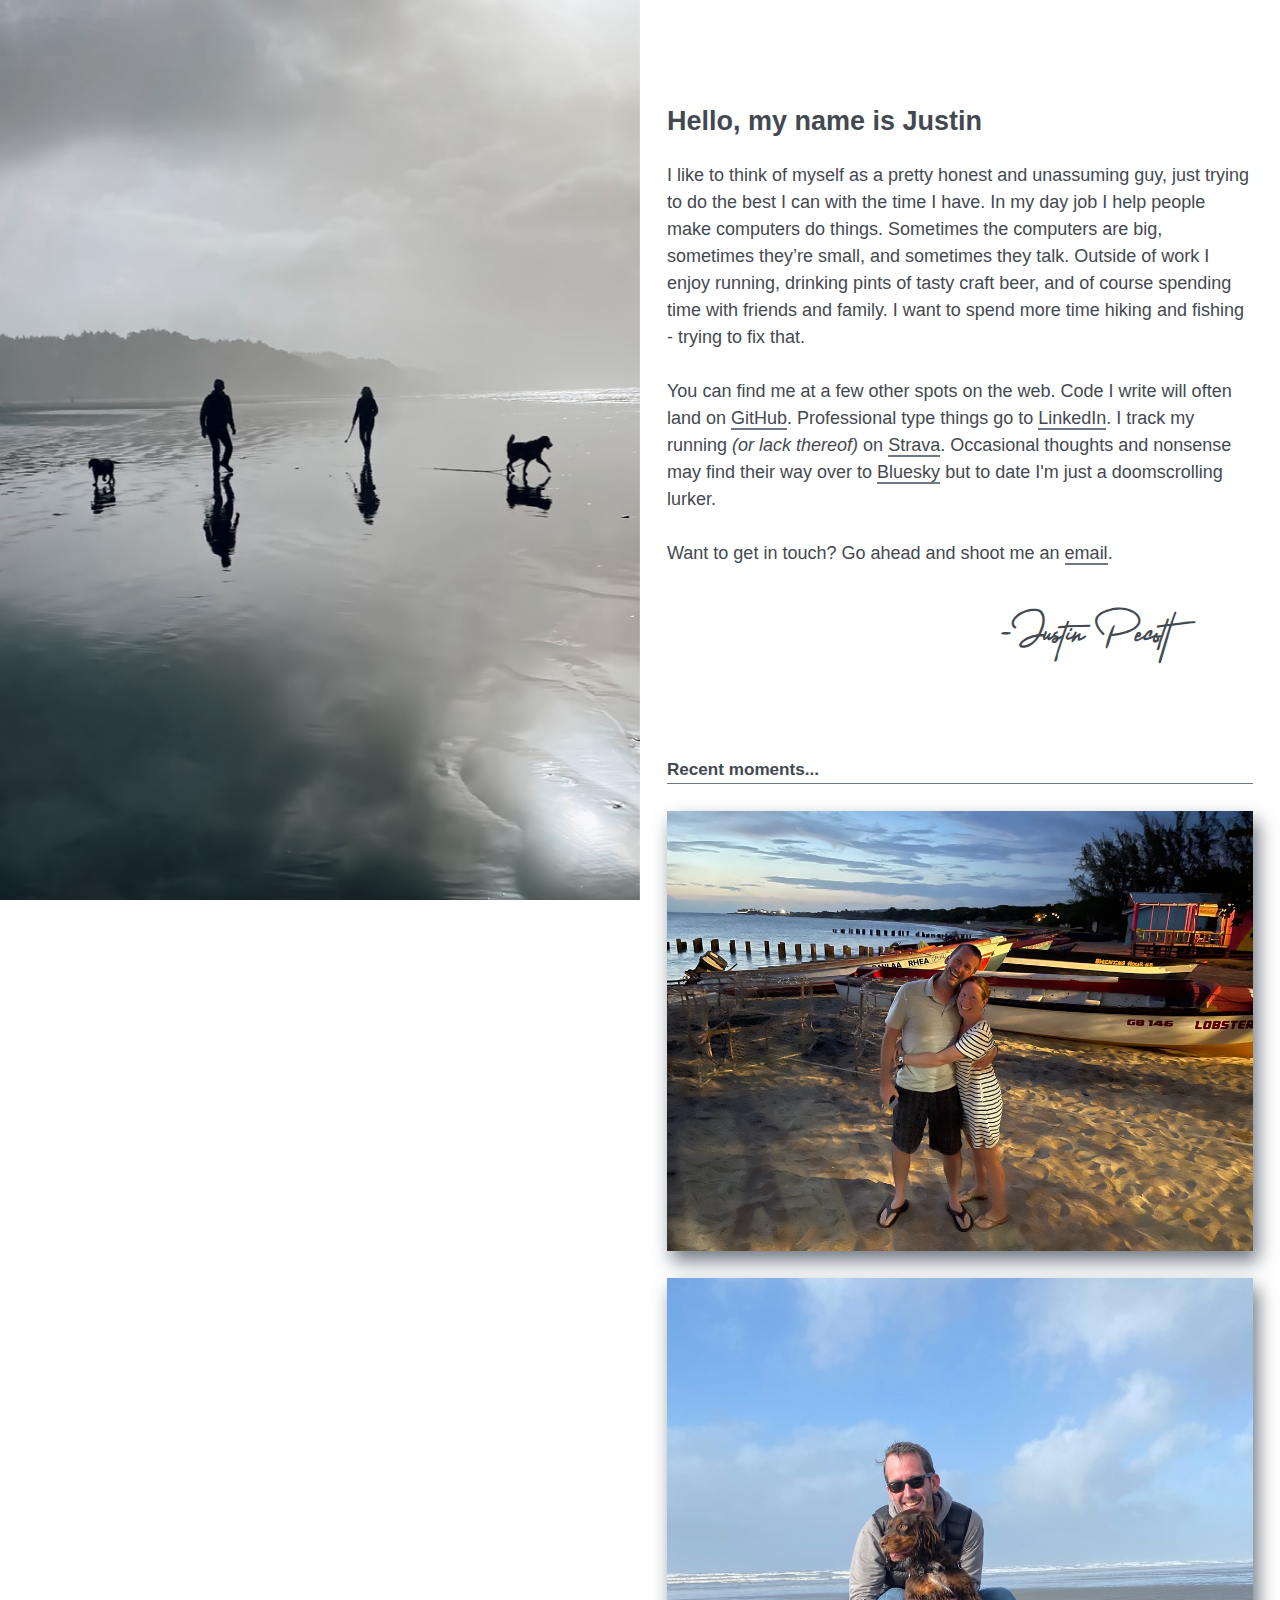
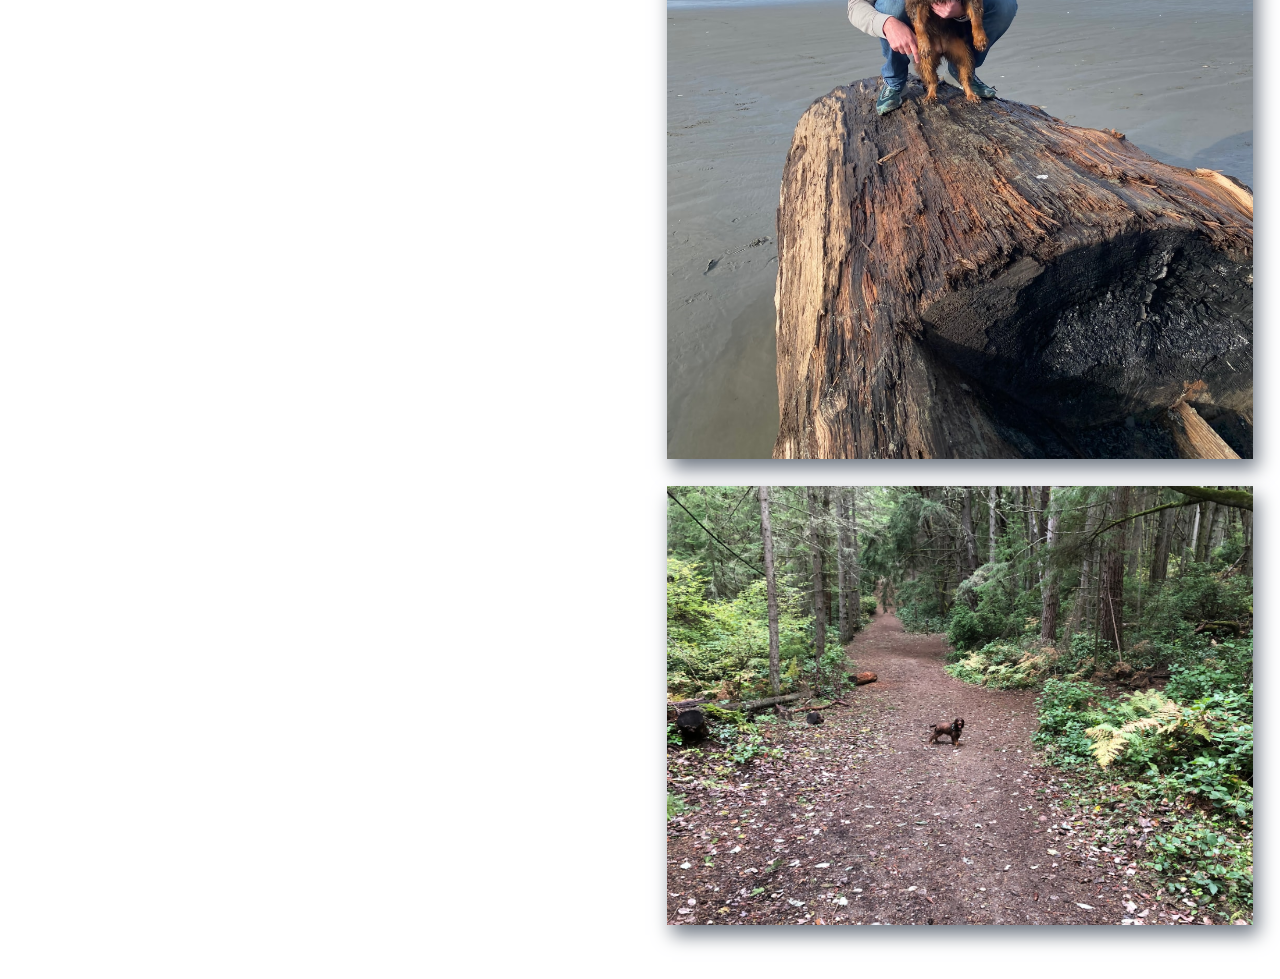
<file: index.html>
<!DOCTYPE html>
<html lang="en">
  <head>
    <meta charset="utf-8" />
    <meta name="viewport" content="width=device-width,initial-scale=1" />
    <link rel="stylesheet" href="/css/justinpecott.css" />
    <link rel="stylesheet" href="/css/justinpecott-home.css" />

    <title>Justin Pecott</title>
    <meta name="title" content="Justin Pecott" />
    <meta name="description" content="Justin Pecott" />
    <meta name="author" content="Justin Pecott" />
    <link rel="canonical" href="https://justin.pecott.net/" />

    <link rel="me" href="https://github.com/justinpecott" />
    <link rel="me" href="https://www.linkedin.com/in/justinpecott" />
    <link rel="me" href="https://micro.blog/justinpecott" />
    <link rel="me" href="https://www.strava.com/athletes/justinpecott" />
    <link rel="me" href="https://social.lol/@justinpecott" />

    <link rel="apple-touch-icon" sizes="180x180" href="/favicon-180x180.png" />
    <link rel="icon" sizes="16x16" href="/favicon-16x16.png" />
    <link rel="icon" sizes="32x32" href="/favicon-32x32.png" />
    <link rel="mask-icon" color="#93dfa4" href="/favicon.svg" />
  </head>
  <body>
    <main>
      <section class="hero"></section>
      <section class="content">
        <h1>Hello, my name is Justin</h1>
        <div>
          <p>
            I like to think of myself as a pretty honest and unassuming guy,
            just trying to do the best I can with the time I have. In my day job
            I help people make computers do things. Sometimes the computers are
            big, sometimes they’re small, and sometimes they talk. Outside of
            work I enjoy running, drinking pints of tasty craft beer, and of
            course spending time with friends and family. I want to spend more
            time hiking and fishing - trying to fix that.
          </p>

          <p>
            You can find me at a few other spots on the web. Code I write will
            often land on
            <a href="https://github.com/justinpecott">GitHub</a>. Professional
            type things go to
            <a href="https://www.linkedin.com/in/justinpecott/">LinkedIn</a>. I
            track my running <em>(or lack thereof)</em> on
            <a href="https://www.strava.com/athletes/justinpecott">Strava</a>.
            Occasional thoughts and nonsense may find their way over to
            <a rel="me" href="https://bsky.app/profile/justin.pecott.net"
              >Bluesky</a
            >
            but to date I'm just a doomscrolling lurker.
          </p>

          <p>
            Want to get in touch? Go ahead and shoot me an
            <a
              href="mailto:&#106;&#117;&#115;&#116;&#105;&#110;&#064;&#112;&#101;&#099;&#111;&#116;&#116;&#046;&#110;&#101;&#116;"
              >email</a
            >.
          </p>
          <p class="signature">-Justin Pecott</p>
        </div>
      </section>
      <section class="moments">
        <h2>Recent moments...</h2>
        <div>
          <img src="/images/jamaica-2021.jpg" />
          <img src="/images/pacific-beach-2.jpg" />
          <img src="/images/olive-defiance-trail.jpg" />
        </div>
      </section>
    </main>
  </body>
</html>
</file>
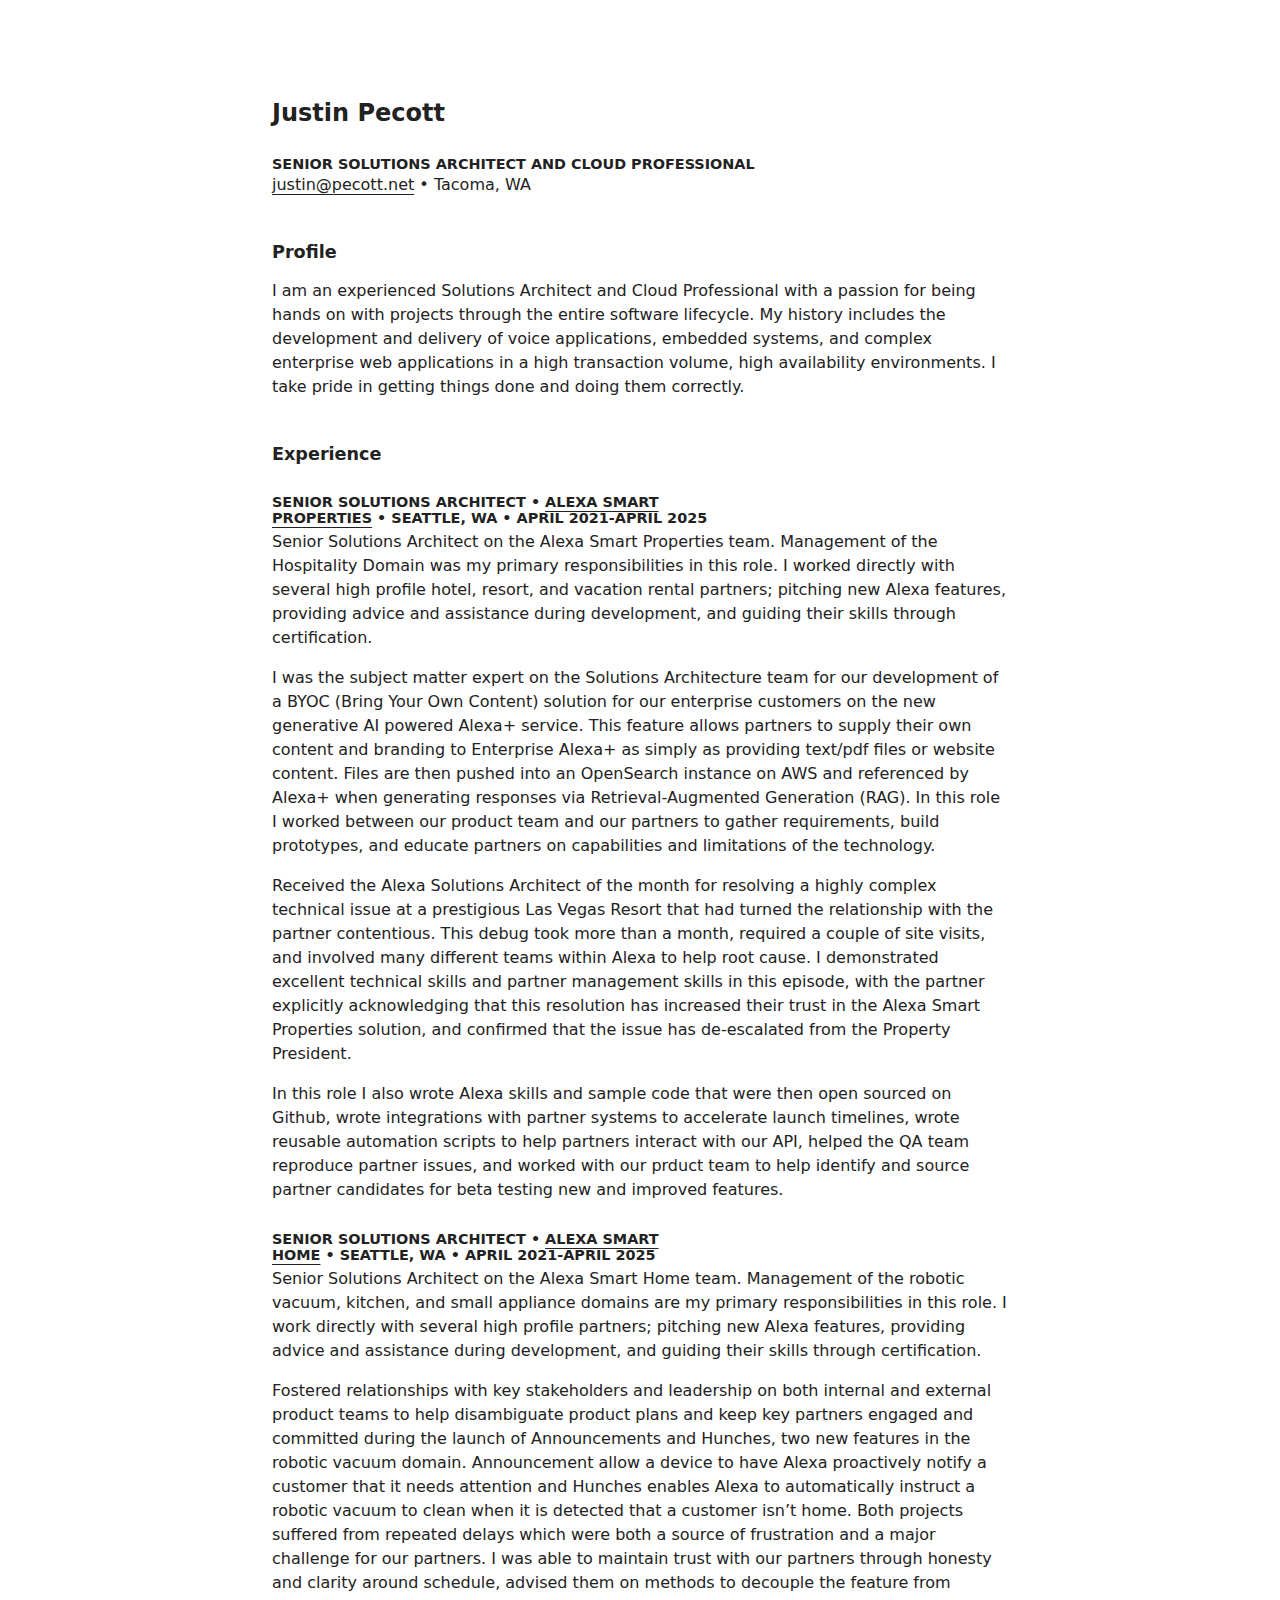
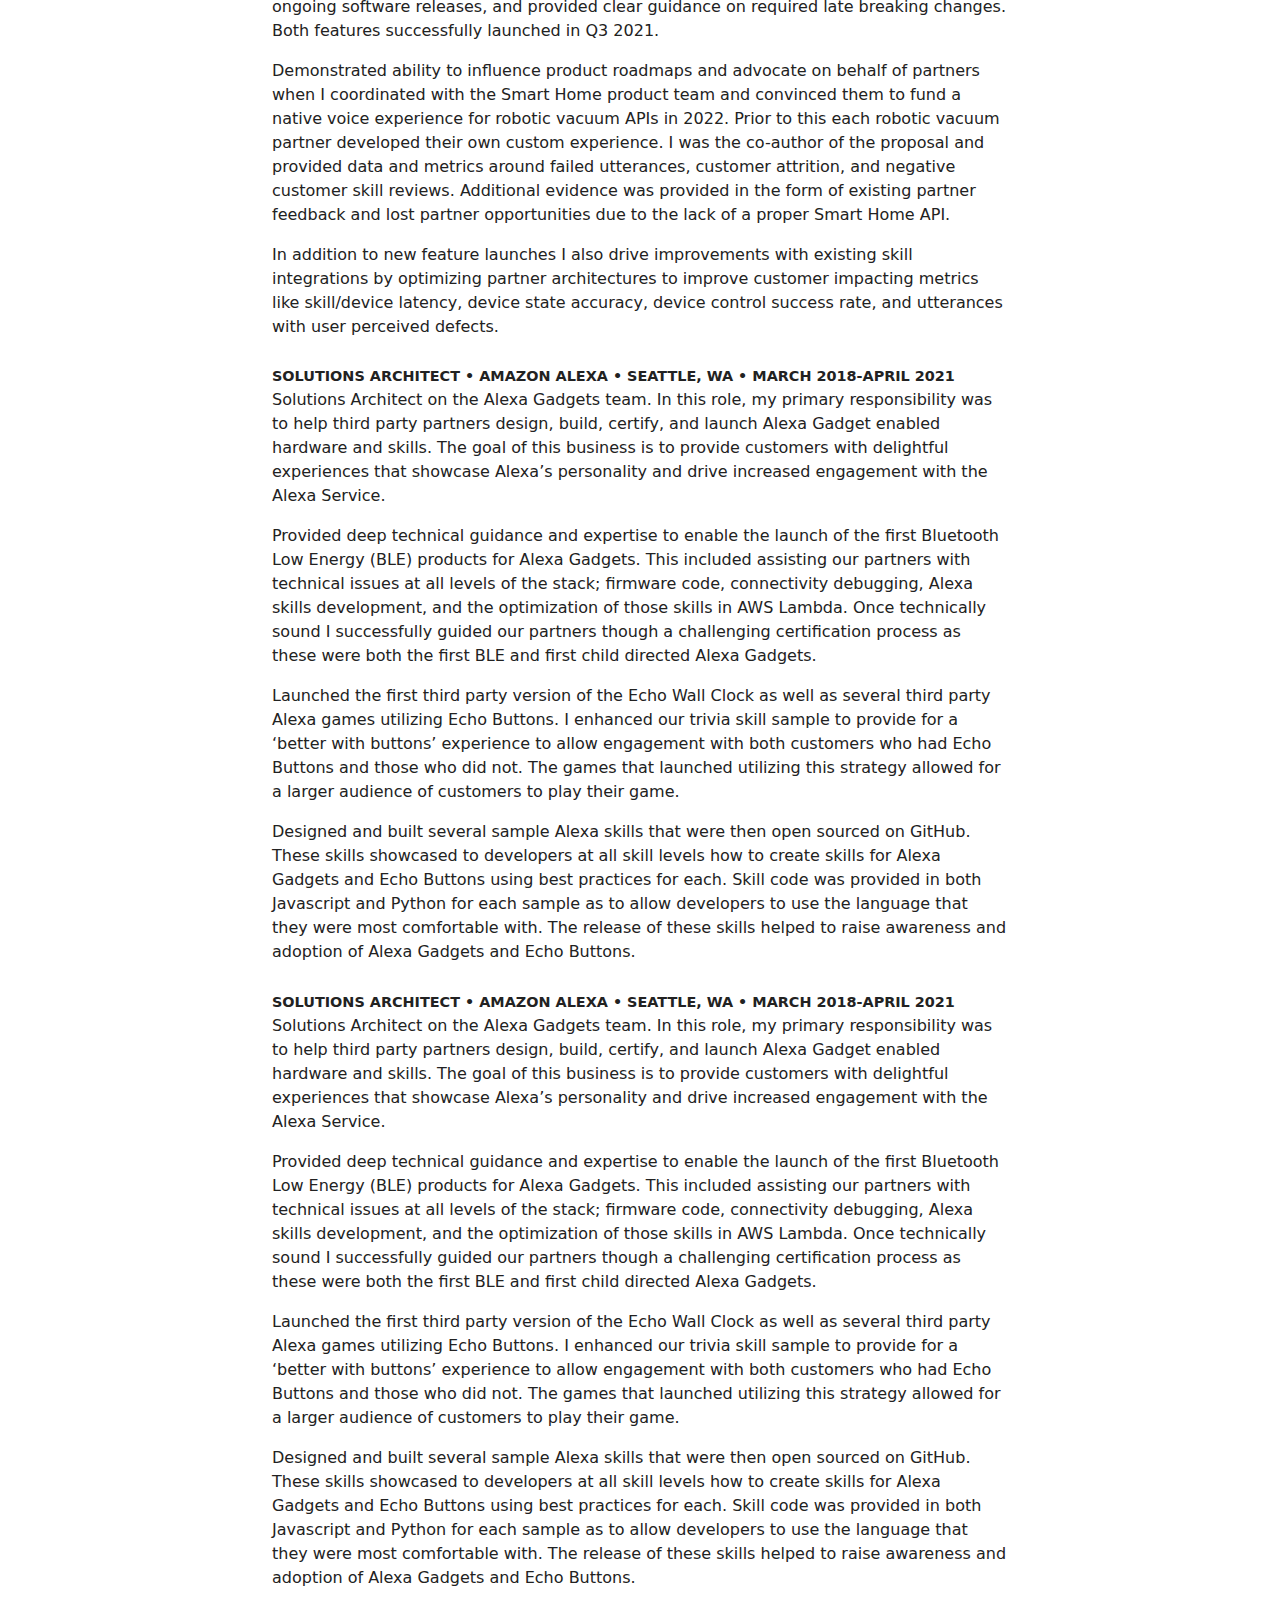
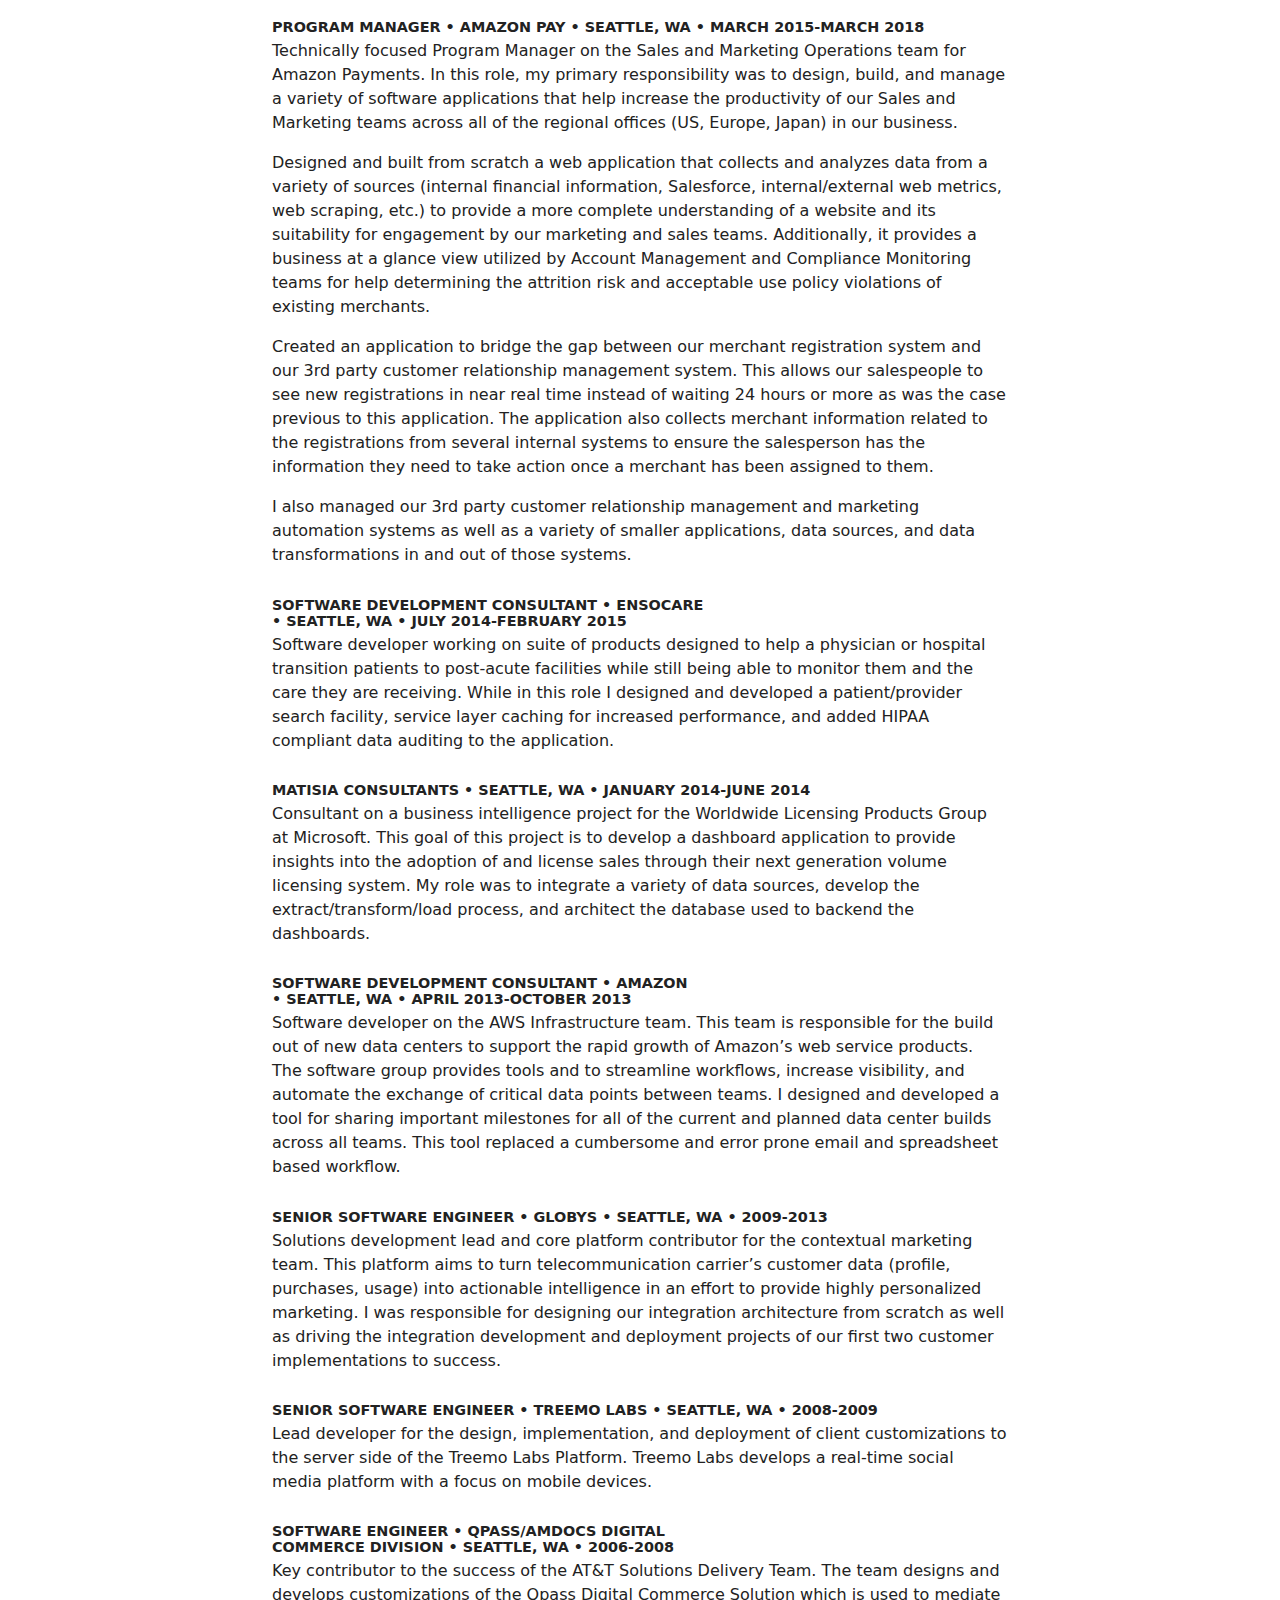
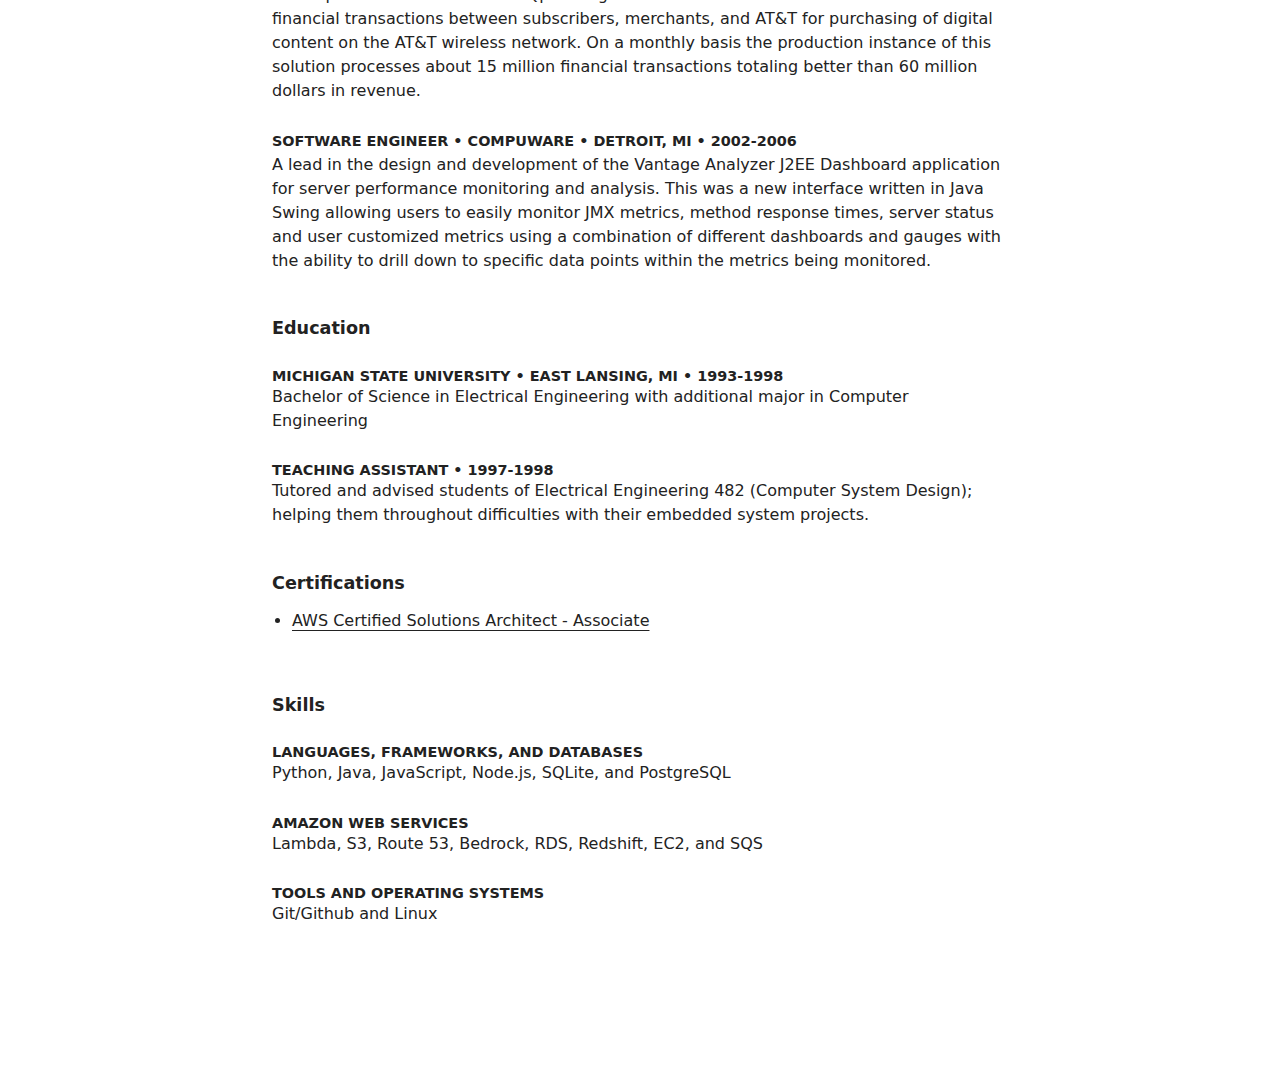
<file: resume/index.html>
<!DOCTYPE html>
<html lang="en">
  <head>
    <meta charset="utf-8" />
    <meta name="viewport" content="width=device-width,initial-scale=1" />

    <link rel="stylesheet" href="/css/reset.css" />
    <link rel="stylesheet" href="/css/justin.pecott.net.resume.css" />

    <link
      rel="icon"
      type="image/x-icon"
      href="/images/photos/justin-pecott-resume-500x500.jpeg"
    />
    <link
      rel="image_src"
      href="/images/photos/justin-pecott-resume-1500x1500.jpeg"
    />

    <title>Justin Pecott • Resume</title>
    <meta name="title" content="Justin Pecott • Resume" />
    <meta name="description" content="Justin Pecott's Resume" />
    <meta name="author" content="Justin Pecott" />
    <link rel="canonical" href="https://justin.pecott.net/" />

    <link rel="me" href="https://bsky.app/profile/justin.pecott.net" />
    <link rel="me" href="https://github.com/justinpecott" />
    <link rel="me" href="https://www.linkedin.com/in/justinpecott" />
  </head>
  <body>
    <header>
      <h1>Justin Pecott</h1>
      <h3>Senior Solutions Architect and Cloud Professional</h3>
      <a
        href="mailto:&#106;&#117;&#115;&#116;&#105;&#110;&#064;&#112;&#101;&#099;&#111;&#116;&#116;&#046;&#110;&#101;&#116;"
        >justin@pecott.net</a
      >
      • Tacoma, WA
    </header>
    <main>
      <section>
        <h2>Profile</h2>
        <p>
          I am an experienced Solutions Architect and Cloud Professional with a
          passion for being hands on with projects through the entire software
          lifecycle. My history includes the development and delivery of voice
          applications, embedded systems, and complex enterprise web
          applications in a high transaction volume, high availability
          environments. I take pride in getting things done and doing them
          correctly.
        </p>
      </section>
      <section>
        <h2>Experience</h2>
        <h3>
          Senior Solutions Architect •
          <a
            href="https://developer.amazon.com/en-US/alexa/alexasmartproperties"
            >Alexa Smart Properties</a
          >
          • Seattle, WA • April 2021-April 2025
        </h3>
        <p class="cozy">
          Senior Solutions Architect on the Alexa Smart Properties team.
          Management of the Hospitality Domain was my primary responsibilities
          in this role. I worked directly with several high profile hotel,
          resort, and vacation rental partners; pitching new Alexa features,
          providing advice and assistance during development, and guiding their
          skills through certification.
        </p>
        <p>
          I was the subject matter expert on the Solutions Architecture team for
          our development of a BYOC (Bring Your Own Content) solution for our
          enterprise customers on the new generative AI powered Alexa+ service.
          This feature allows partners to supply their own content and branding
          to Enterprise Alexa+ as simply as providing text/pdf files or website
          content. Files are then pushed into an OpenSearch instance on AWS and
          referenced by Alexa+ when generating responses via Retrieval-Augmented
          Generation (RAG). In this role I worked between our product team and
          our partners to gather requirements, build prototypes, and educate
          partners on capabilities and limitations of the technology.
        </p>
        <p>
          Received the Alexa Solutions Architect of the month for resolving a
          highly complex technical issue at a prestigious Las Vegas Resort that
          had turned the relationship with the partner contentious. This debug
          took more than a month, required a couple of site visits, and involved
          many different teams within Alexa to help root cause. I demonstrated
          excellent technical skills and partner management skills in this
          episode, with the partner explicitly acknowledging that this
          resolution has increased their trust in the Alexa Smart Properties
          solution, and confirmed that the issue has de-escalated from the
          Property President.
        </p>
        <p>
          In this role I also wrote Alexa skills and sample code that were then
          open sourced on Github, wrote integrations with partner systems to
          accelerate launch timelines, wrote reusable automation scripts to help
          partners interact with our API, helped the QA team reproduce partner
          issues, and worked with our prduct team to help identify and source
          partner candidates for beta testing new and improved features.
        </p>
        <h3>
          Senior Solutions Architect •
          <a href="https://www.amazon.com/alexa-smart-home">Alexa Smart Home</a>
          • Seattle, WA • April 2021-April 2025
        </h3>
        <p class="cozy">
          Senior Solutions Architect on the Alexa Smart Home team. Management of
          the robotic vacuum, kitchen, and small appliance domains are my
          primary responsibilities in this role. I work directly with several
          high profile partners; pitching new Alexa features, providing advice
          and assistance during development, and guiding their skills through
          certification.
        </p>
        <p>
          Fostered relationships with key stakeholders and leadership on both
          internal and external product teams to help disambiguate product plans
          and keep key partners engaged and committed during the launch of
          Announcements and Hunches, two new features in the robotic vacuum
          domain. Announcement allow a device to have Alexa proactively notify a
          customer that it needs attention and Hunches enables Alexa to
          automatically instruct a robotic vacuum to clean when it is detected
          that a customer isn’t home. Both projects suffered from repeated
          delays which were both a source of frustration and a major challenge
          for our partners. I was able to maintain trust with our partners
          through honesty and clarity around schedule, advised them on methods
          to decouple the feature from ongoing software releases, and provided
          clear guidance on required late breaking changes. Both features
          successfully launched in Q3 2021.
        </p>
        <p>
          Demonstrated ability to influence product roadmaps and advocate on
          behalf of partners when I coordinated with the Smart Home product team
          and convinced them to fund a native voice experience for robotic
          vacuum APIs in 2022. Prior to this each robotic vacuum partner
          developed their own custom experience. I was the co-author of the
          proposal and provided data and metrics around failed utterances,
          customer attrition, and negative customer skill reviews. Additional
          evidence was provided in the form of existing partner feedback and
          lost partner opportunities due to the lack of a proper Smart Home API.
        </p>
        <p>
          In addition to new feature launches I also drive improvements with
          existing skill integrations by optimizing partner architectures to
          improve customer impacting metrics like skill/device latency, device
          state accuracy, device control success rate, and utterances with user
          perceived defects.
        </p>
        <h3>
          Solutions Architect • Amazon Alexa • Seattle, WA • March 2018-April
          2021
        </h3>
        <p class="cozy">
          Solutions Architect on the Alexa Gadgets team. In this role, my
          primary responsibility was to help third party partners design, build,
          certify, and launch Alexa Gadget enabled hardware and skills. The goal
          of this business is to provide customers with delightful experiences
          that showcase Alexa’s personality and drive increased engagement with
          the Alexa Service.
        </p>
        <p>
          Provided deep technical guidance and expertise to enable the launch of
          the first Bluetooth Low Energy (BLE) products for Alexa Gadgets. This
          included assisting our partners with technical issues at all levels of
          the stack; firmware code, connectivity debugging, Alexa skills
          development, and the optimization of those skills in AWS Lambda. Once
          technically sound I successfully guided our partners though a
          challenging certification process as these were both the first BLE and
          first child directed Alexa Gadgets.
        </p>
        <p>
          Launched the first third party version of the Echo Wall Clock as well
          as several third party Alexa games utilizing Echo Buttons. I enhanced
          our trivia skill sample to provide for a ‘better with buttons’
          experience to allow engagement with both customers who had Echo
          Buttons and those who did not. The games that launched utilizing this
          strategy allowed for a larger audience of customers to play their
          game.
        </p>
        <p>
          Designed and built several sample Alexa skills that were then open
          sourced on GitHub. These skills showcased to developers at all skill
          levels how to create skills for Alexa Gadgets and Echo Buttons using
          best practices for each. Skill code was provided in both Javascript
          and Python for each sample as to allow developers to use the language
          that they were most comfortable with. The release of these skills
          helped to raise awareness and adoption of Alexa Gadgets and Echo
          Buttons.
        </p>
        <h3>
          Solutions Architect • Amazon Alexa • Seattle, WA • March 2018-April
          2021
        </h3>
        <p class="cozy">
          Solutions Architect on the Alexa Gadgets team. In this role, my
          primary responsibility was to help third party partners design, build,
          certify, and launch Alexa Gadget enabled hardware and skills. The goal
          of this business is to provide customers with delightful experiences
          that showcase Alexa’s personality and drive increased engagement with
          the Alexa Service.
        </p>
        <p>
          Provided deep technical guidance and expertise to enable the launch of
          the first Bluetooth Low Energy (BLE) products for Alexa Gadgets. This
          included assisting our partners with technical issues at all levels of
          the stack; firmware code, connectivity debugging, Alexa skills
          development, and the optimization of those skills in AWS Lambda. Once
          technically sound I successfully guided our partners though a
          challenging certification process as these were both the first BLE and
          first child directed Alexa Gadgets.
        </p>
        <p>
          Launched the first third party version of the Echo Wall Clock as well
          as several third party Alexa games utilizing Echo Buttons. I enhanced
          our trivia skill sample to provide for a ‘better with buttons’
          experience to allow engagement with both customers who had Echo
          Buttons and those who did not. The games that launched utilizing this
          strategy allowed for a larger audience of customers to play their
          game.
        </p>
        <p>
          Designed and built several sample Alexa skills that were then open
          sourced on GitHub. These skills showcased to developers at all skill
          levels how to create skills for Alexa Gadgets and Echo Buttons using
          best practices for each. Skill code was provided in both Javascript
          and Python for each sample as to allow developers to use the language
          that they were most comfortable with. The release of these skills
          helped to raise awareness and adoption of Alexa Gadgets and Echo
          Buttons.
        </p>
        <h3>
          Program Manager • Amazon Pay • Seattle, WA • March 2015-March 2018
        </h3>
        <p class="cozy">
          Technically focused Program Manager on the Sales and Marketing
          Operations team for Amazon Payments. In this role, my primary
          responsibility was to design, build, and manage a variety of software
          applications that help increase the productivity of our Sales and
          Marketing teams across all of the regional offices (US, Europe, Japan)
          in our business.
        </p>
        <p>
          Designed and built from scratch a web application that collects and
          analyzes data from a variety of sources (internal financial
          information, Salesforce, internal/external web metrics, web scraping,
          etc.) to provide a more complete understanding of a website and its
          suitability for engagement by our marketing and sales teams.
          Additionally, it provides a business at a glance view utilized by
          Account Management and Compliance Monitoring teams for help
          determining the attrition risk and acceptable use policy violations of
          existing merchants.
        </p>
        <p>
          Created an application to bridge the gap between our merchant
          registration system and our 3rd party customer relationship management
          system. This allows our salespeople to see new registrations in near
          real time instead of waiting 24 hours or more as was the case previous
          to this application. The application also collects merchant
          information related to the registrations from several internal systems
          to ensure the salesperson has the information they need to take action
          once a merchant has been assigned to them.
        </p>
        <p>
          I also managed our 3rd party customer relationship management and
          marketing automation systems as well as a variety of smaller
          applications, data sources, and data transformations in and out of
          those systems.
        </p>
        <h3>
          Software Development Consultant • Ensocare • Seattle, WA • July
          2014-February 2015
        </h3>
        <p class="cozy">
          Software developer working on suite of products designed to help a
          physician or hospital transition patients to post-acute facilities
          while still being able to monitor them and the care they are
          receiving. While in this role I designed and developed a
          patient/provider search facility, service layer caching for increased
          performance, and added HIPAA compliant data auditing to the
          application.
        </p>
        <h3>Matisia Consultants • Seattle, WA • January 2014-June 2014</h3>
        <p class="cozy">
          Consultant on a business intelligence project for the Worldwide
          Licensing Products Group at Microsoft. This goal of this project is to
          develop a dashboard application to provide insights into the adoption
          of and license sales through their next generation volume licensing
          system. My role was to integrate a variety of data sources, develop
          the extract/transform/load process, and architect the database used to
          backend the dashboards.
        </p>
        <h3>
          Software Development Consultant • Amazon • Seattle, WA • April
          2013-October 2013
        </h3>
        <p class="cozy">
          Software developer on the AWS Infrastructure team. This team is
          responsible for the build out of new data centers to support the rapid
          growth of Amazon’s web service products. The software group provides
          tools and to streamline workflows, increase visibility, and automate
          the exchange of critical data points between teams. I designed and
          developed a tool for sharing important milestones for all of the
          current and planned data center builds across all teams. This tool
          replaced a cumbersome and error prone email and spreadsheet based
          workflow.
        </p>
        <h3>Senior Software Engineer • Globys • Seattle, WA • 2009-2013</h3>
        <p class="cozy">
          Solutions development lead and core platform contributor for the
          contextual marketing team. This platform aims to turn
          telecommunication carrier’s customer data (profile, purchases, usage)
          into actionable intelligence in an effort to provide highly
          personalized marketing. I was responsible for designing our
          integration architecture from scratch as well as driving the
          integration development and deployment projects of our first two
          customer implementations to success.
        </p>
        <h3>
          Senior Software Engineer • Treemo Labs • Seattle, WA • 2008-2009
        </h3>
        <p class="cozy">
          Lead developer for the design, implementation, and deployment of
          client customizations to the server side of the Treemo Labs Platform.
          Treemo Labs develops a real-time social media platform with a focus on
          mobile devices.
        </p>
        <h3>
          Software Engineer • Qpass/Amdocs Digital Commerce Division • Seattle,
          WA • 2006-2008
        </h3>
        <p class="cozy">
          Key contributor to the success of the AT&T Solutions Delivery Team.
          The team designs and develops customizations of the Qpass Digital
          Commerce Solution which is used to mediate financial transactions
          between subscribers, merchants, and AT&T for purchasing of digital
          content on the AT&T wireless network. On a monthly basis the
          production instance of this solution processes about 15 million
          financial transactions totaling better than 60 million dollars in
          revenue.
        </p>
        <h3>Software Engineer • Compuware • Detroit, MI • 2002-2006</h3>
        <p class="cozy">
          A lead in the design and development of the Vantage Analyzer J2EE
          Dashboard application for server performance monitoring and analysis.
          This was a new interface written in Java Swing allowing users to
          easily monitor JMX metrics, method response times, server status and
          user customized metrics using a combination of different dashboards
          and gauges with the ability to drill down to specific data points
          within the metrics being monitored.
        </p>
      </section>
      <section>
        <h2>Education</h2>
        <h3>Michigan State University • East Lansing, MI • 1993-1998</h3>
        Bachelor of Science in Electrical Engineering with additional major in
        Computer Engineering

        <h3>TEACHING ASSISTANT • 1997-1998</h3>
        Tutored and advised students of Electrical Engineering 482 (Computer
        System Design); helping them throughout difficulties with their embedded
        system projects.
      </section>
      <section>
        <h2>Certifications</h2>
        <ul>
          <li>
            <a
              href="https://www.credly.com/badges/77e3d498-ba61-4dc1-a00f-91495e8c519a"
              >AWS Certified Solutions Architect - Associate</a
            >
          </li>
        </ul>
      </section>
      <section>
        <h2>Skills</h2>
        <h3>Languages, Frameworks, and Databases</h3>
        Python, Java, JavaScript, Node.js, SQLite, and PostgreSQL
        <h3>Amazon Web Services</h3>
        Lambda, S3, Route 53, Bedrock, RDS, Redshift, EC2, and SQS
        <h3>Tools and Operating Systems</h3>
        Git/Github and Linux
      </section>
    </main>
    <footer></footer>
  </body>
</html>
</file>
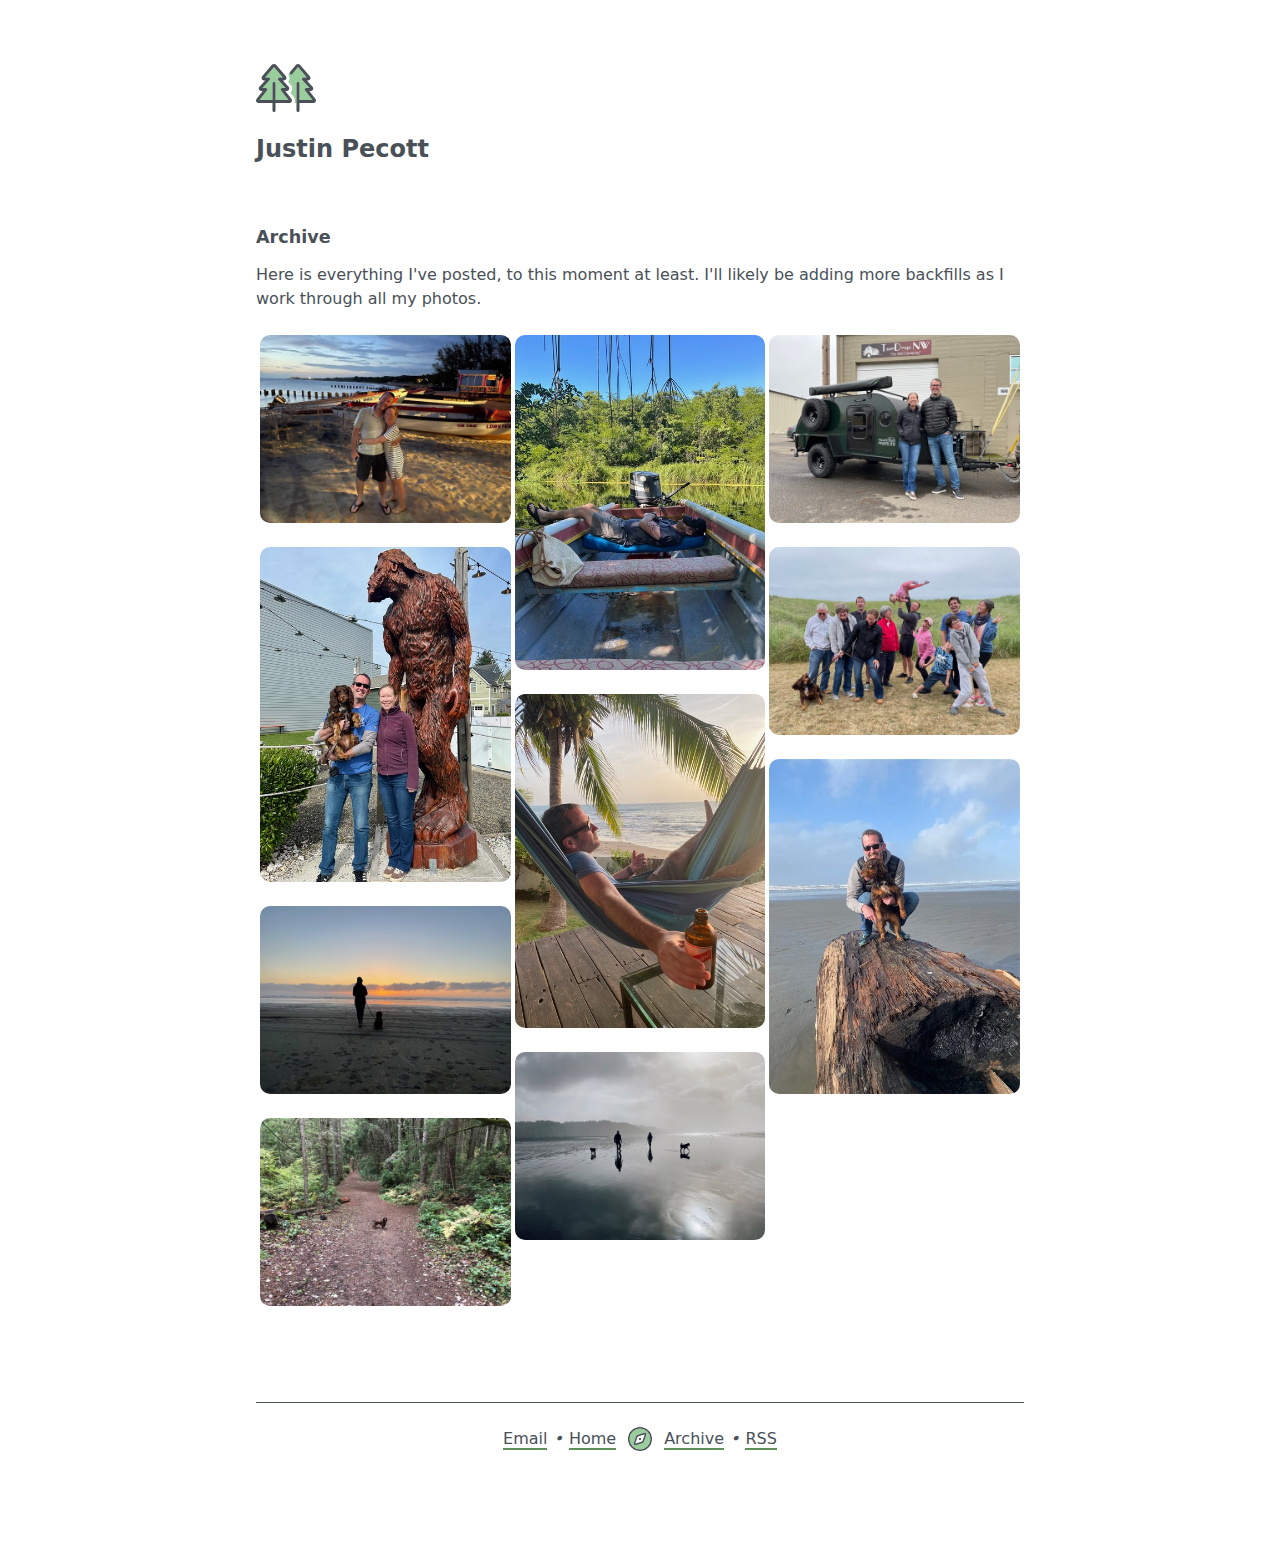
<file: archive.html>
<!DOCTYPE html>
<html lang="en">
  <head>
    <meta charset="utf-8" />
    <meta name="viewport" content="width=device-width,initial-scale=1" />

    <link rel="stylesheet" href="/css/reset.css" />
    <link rel="stylesheet" href="/css/justin.pecott.net.css" />

    <link rel="icon" href="/favicon.svg" type="image/svg+xml" />
    <link rel="icon" href="/favicon.ico" sizes="32x32" />
    <link rel="apple-touch-icon" href="/apple-touch-icon.png" />

    <title>Justin Pecott • Archive</title>
    <meta name="title" content="Justin Pecott • Archive" />
    <meta
      name="description"
      content="Justin Pecott's little corner of the web..."
    />
    <meta name="author" content="Justin Pecott" />
    <link rel="canonical" href="https://justin.pecott.net/" />

    <link rel="me" href="https://bsky.app/profile/justin.pecott.net" />
    <link rel="me" href="https://github.com/justinpecott" />
    <link rel="me" href="https://www.linkedin.com/in/justinpecott" />

    <link
      rel="alternate"
      type="application/rss+xml"
      href="/feed.xml"
      title="Justin Pecott"
    />
  </head>
  <body>
    <header>
      <a href="/"
        ><h1>
          <img src="/images/icons/trees-duotone-light.svg" />Justin Pecott
        </h1></a
      >
    </header>
    <main>
      <section>
        <h3>Archive</h3>
        <p>
          Here is everything I've posted, to this moment at least. I'll likely
          be adding more backfills as I work through all my photos.
        </p>
        <div class="archive">
          <div class="masonry wrapper switcher">
            <!-- Column 1 -->
            <div class="flow">
              <a href="/moments/2021/jamaica-sunset"
                ><img
                  src="/images/photos/20211029-jamaica-sunset-600x450.jpeg"
                  alt="Justin and Pam stand embracing on a sandy beach at dusk, with fishing boats or small watercraft visible behind them on the shore. Justin wears a light-colored shirt with dark shorts, while the Pam wears a white and black striped dress or outfit. The scene is illuminated by twilight with a blue-gray sky, and what appears to be wooden pilings or a dock structure can be seen extending into the water. Soft lighting highlights the sand and boats, creating a warm evening beach atmosphere with some distant lights visible across the water."
              /></a>
              <a href="/moments/2024/sasquatch"
                ><img
                  src="/images/photos/20240922-sasquatch-450x600.jpeg"
                  alt="A tall wooden sasquatch/bigfoot sculpture standing next to Justin and Pam. Justin is holding Olive, their brown English Cocker Spaniel. The wooden carving, showing a standing bigfoot figure with detailed fur texture, towers over the visitors."
              /></a>
              <a href="/moments/2021/pam-olive-sunset"
                ><img
                  src="/images/photos/20210325-pam-olive-sunset-600x450.jpeg"
                  alt="A silhouette of a Pam walking a Olive on a leash along a beach at sunset or sunrise. The Pam and Olive are dark silhouettes against a colorful sky, with the sun visible just above the horizon, creating orange and golden hues that blend into blue. The beach appears wide and flat with smooth, damp sand that reflects some of the light from the sky. The ocean is visible in the background with gentle waves, and a layer of clouds stretches across the horizon. The scene conveys a peaceful, contemplative moment of a solitary walk along the shoreline during the golden hour, with long shadows stretching across the sand. The contrast between the dark figures and the vibrant sky creates a striking visual composition."
              /></a>
              <a href="/moments/2020/olive-defiance-trail"
                ><img
                  src="/images/photos/20201023-olive-defiance-trail-600x450.jpeg"
                  alt="A serene forest trail winding through tall evergreen trees. The path is covered with brown dirt and scattered with fallen leaves. Dense greenery including ferns and shrubs line both sides of the trail. In the middle of the path stands Olive, a small liver and tan English Cocker Spaniel, looking back toward the camera. The forest has a lush, peaceful atmosphere with filtered light coming through the conifer canopy, creating a classic Pacific Northwest woodland scene. Fallen logs can be seen on the left side of the trail, and the path curves gently into the distance, disappearing among the trees."
              /></a>
            </div>

            <!-- Column 2 -->
            <div class="flow">
              <a href="/moments/2023/dengue"
                ><img
                  src="/images/photos/20231205-dengue-450x600.jpeg"
                  alt="Justin is relaxing in a small fishing boat on calm water on a river in Jamaica. He's lying back on cushioned boat seats with his legs stretched out, appearing to be napping or resting. The boat has an outboard motor and is surrounded by lush green vegetation reflecting in the still water. The scene captures a peaceful moment of leisure."
              /></a>
              <a href="/moments/2021/hammock"
                ><img
                  src="/images/photos/20211028-hammock-450x600.jpeg"
                  alt="Justin relaxes in a blue hammock on a wooden deck overlooking the beach, holding a bottled beverage. He's wearing sunglasses and casual clothing with their feet up. A coconut palm tree frames the scene to the left, with the ocean visible in the background during what appears to be sunset or early evening. The setting conveys a peaceful tropical vacation atmosphere with golden hour lighting across the shoreline."
              /></a>
              <a href="/moments/2021/moon-walk"
                ><img
                  src="/images/photos/20210117-moon-walk-600x450.jpeg"
                  alt="Two silhouetted people - Justin and Pam - walking along a vast, reflective beach at low tide. They are accompanied by two dogs - Olive and Dylan - one dog is walking near each person. The scene has a moody, atmospheric quality with cloudy, gray skies creating a dramatic backdrop. The wet sand perfectly mirrors the figures and the diffused light from the sky, creating striking reflections. In the distance, there appears to be a forested shoreline or hills shrouded in mist. Light breaks through the clouds on the right side of the image, causing some brightness on the water's surface. The overall color palette is dominated by shades of gray and silver, giving the scene a serene, contemplative mood. The beach appears largely empty except for these figures, suggesting a peaceful, solitary walk along the shoreline."
              /></a>
            </div>

            <!-- Column 3 -->
            <div class="flow">
              <a href="/moments/2023/battle-tank"
                ><img
                  src="/images/photos/20230120-battle-tank-600x450.jpeg"
                  alt="A green teardrop trailer with a rooftop tent parked outside the TearDrops NW facility. Pam and Justin are standing beside the trailer, smiling at the camera. The building behind them has a sign that reads 'TearDrops NW' with the tagline 'It's Still Camping!' The compact trailer features black wheels, a rear hatch, and appears designed for outdoor adventures."
              /></a>
              <a href="/moments/2021/family-chaos"
                ><img
                  src="/images/photos/20210710-family-chaos-600x450.jpeg"
                  alt="A cheerful group of eleven people posing informally and goofily on a patch of dry grass with tall green dune grasses behind them. The group includes members of Justin and Pam's families. Olive stands with them on the left - barking at the drone taking the photo, while Nate playfully holds a Layla overhead. Despite the overcast sky, the group displays animated, playful poses and expressions, creating a joyful atmosphere during what seems to be a casual outdoor gathering."
              /></a>
              <a href="/moments/2021/pacific-beach"
                ><img
                  src="/images/photos/20210117-pacific-beach-450x600.jpeg"
                  alt="Justin crouching on a large piece of driftwood on a sandy beach. He is holding Olive, a small live and tan English Cocker Spaniel. Justin is wearing sunglasses, a light gray top, and blue jeans. The setting is a wide, open beach with wet sand, and the ocean is visible in the background with small waves breaking on the shore. The sky is mostly blue with some white clouds scattered throughout. The driftwood appears to be a large weathered log or tree trunk washed up on the beach. The scene depicts a clear, pleasant day at the beach, with the Justin and Olive positioned atop the natural wooden landmark."
              /></a>
            </div>
          </div>
        </div>
      </section>
    </main>
    <footer>
      <section>
        <ul>
          <li>
            <a
              href="mailto:&#106;&#117;&#115;&#116;&#105;&#110;&#064;&#112;&#101;&#099;&#111;&#116;&#116;&#046;&#110;&#101;&#116;"
            >
              Email</a
            ><span>•</span>
          </li>
          <li>
            <a href="/">Home</a>
          </li>
          <li><img src="/images/icons/compass-duotone-light.svg" /></li>
          <li><a href="/archive">Archive</a><span>•</span></li>
          <li>
            <a href="/feed.xml">RSS</a>
          </li>
        </ul>
      </section>
    </footer>
  </body>
</html>
</file>
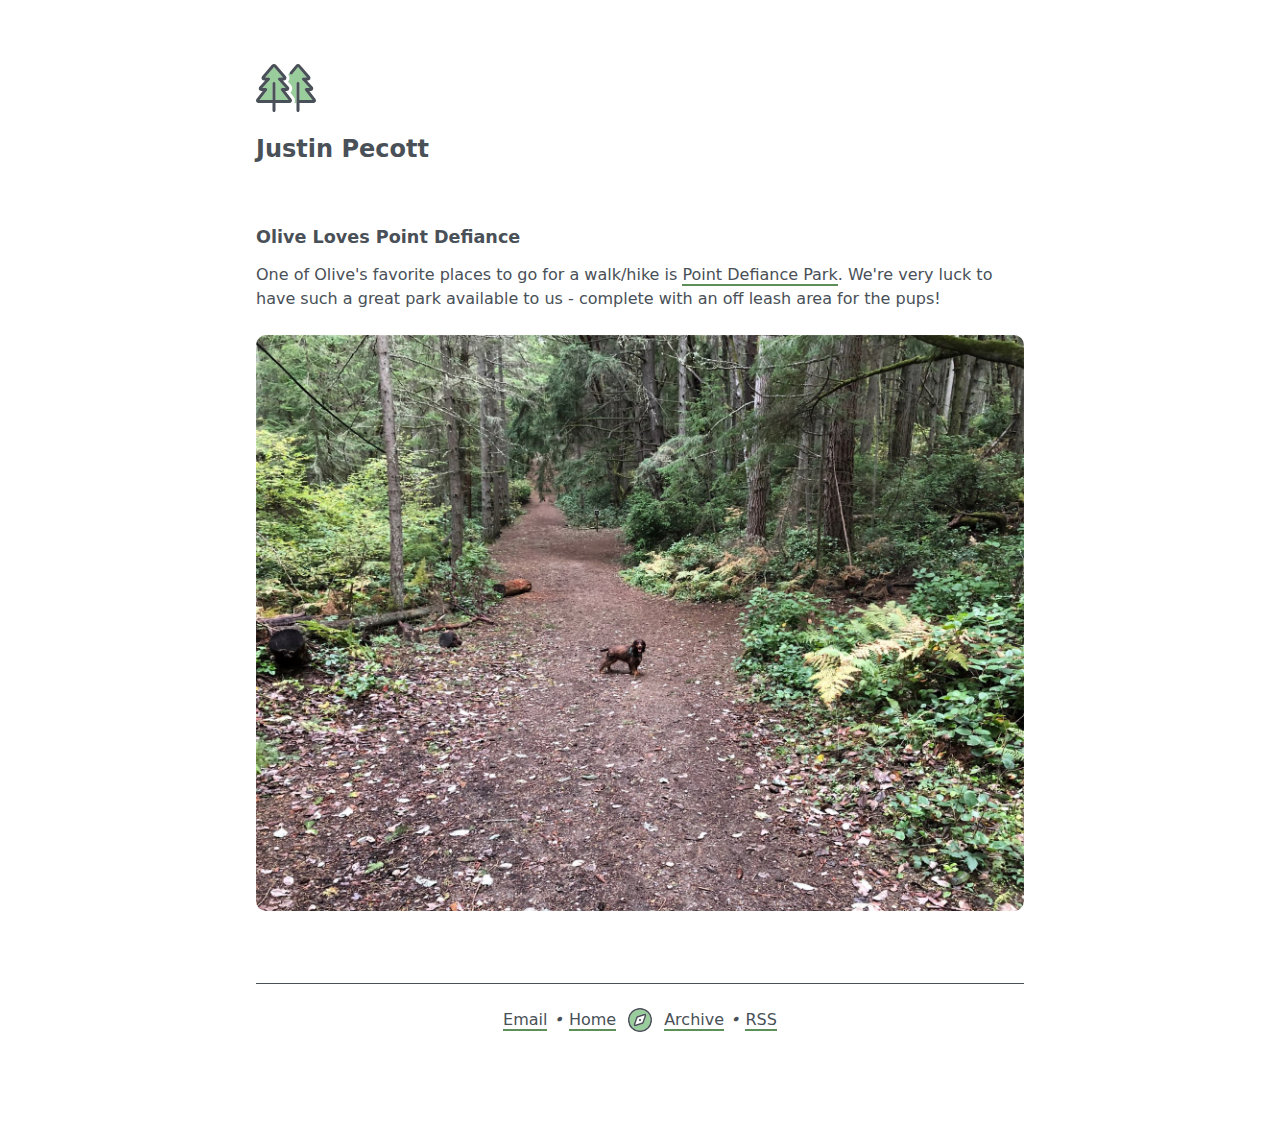
<file: moments/2020/olive-defiance-trail.html>
<!DOCTYPE html>
<html lang="en">
  <head>
    <meta charset="utf-8" />
    <meta name="viewport" content="width=device-width,initial-scale=1" />

    <link rel="stylesheet" href="/css/reset.css" />
    <link rel="stylesheet" href="/css/justin.pecott.net.css" />

    <link rel="icon" href="/favicon.svg" type="image/svg+xml" />
    <link rel="icon" href="/favicon.ico" sizes="32x32" />
    <link rel="apple-touch-icon" href="/apple-touch-icon.png" />

    <title>Justin Pecott • Olive Loves Point Defiance</title>
    <meta name="title" content="Justin Pecott • Olive Loves Point Defiance" />
    <meta
      name="description"
      content="Justin Pecott's little corner of the web..."
    />
    <meta name="author" content="Justin Pecott" />
    <link rel="canonical" href="https://justin.pecott.net/" />

    <link rel="me" href="https://bsky.app/profile/justin.pecott.net" />
    <link rel="me" href="https://github.com/justinpecott" />
    <link rel="me" href="https://www.linkedin.com/in/justinpecott" />

    <link
      rel="alternate"
      type="application/rss+xml"
      href="/feed.xml"
      title="Justin Pecott"
    />
  </head>
  <body>
    <header>
      <a href="/"
        ><h1>
          <img src="/images/icons/trees-duotone-light.svg" />Justin Pecott
        </h1></a
      >
    </header>
    <main>
      <section>
        <h3>Olive Loves Point Defiance</h3>
        <p>
          One of Olive's favorite places to go for a walk/hike is
          <a href="https://www.parkstacoma.gov/place/point-defiance-park/"
            >Point Defiance Park</a
          >. We're very luck to have such a great park available to us -
          complete with an off leash area for the pups!
        </p>
        <p>
          <img
            src="/images/photos/20201023-olive-defiance-trail-1600x1200.jpeg"
            alt="A serene forest trail winding through tall evergreen trees. The path is covered with brown dirt and scattered with fallen leaves. Dense greenery including ferns and shrubs line both sides of the trail. In the middle of the path stands Olive, a small liver and tan English Cocker Spaniel, looking back toward the camera. The forest has a lush, peaceful atmosphere with filtered light coming through the conifer canopy, creating a classic Pacific Northwest woodland scene. Fallen logs can be seen on the left side of the trail, and the path curves gently into the distance, disappearing among the trees."
          />
        </p>
      </section>
    </main>
    <footer>
      <section>
        <ul>
          <li>
            <a
              href="mailto:&#106;&#117;&#115;&#116;&#105;&#110;&#064;&#112;&#101;&#099;&#111;&#116;&#116;&#046;&#110;&#101;&#116;"
            >
              Email</a
            ><span>•</span>
          </li>
          <li>
            <a href="/">Home</a>
          </li>
          <li><img src="/images/icons/compass-duotone-light.svg" /></li>
          <li><a href="/archive">Archive</a><span>•</span></li>
          <li>
            <a href="/feed.xml">RSS</a>
          </li>
        </ul>
      </section>
    </footer>
  </body>
</html>
</file>
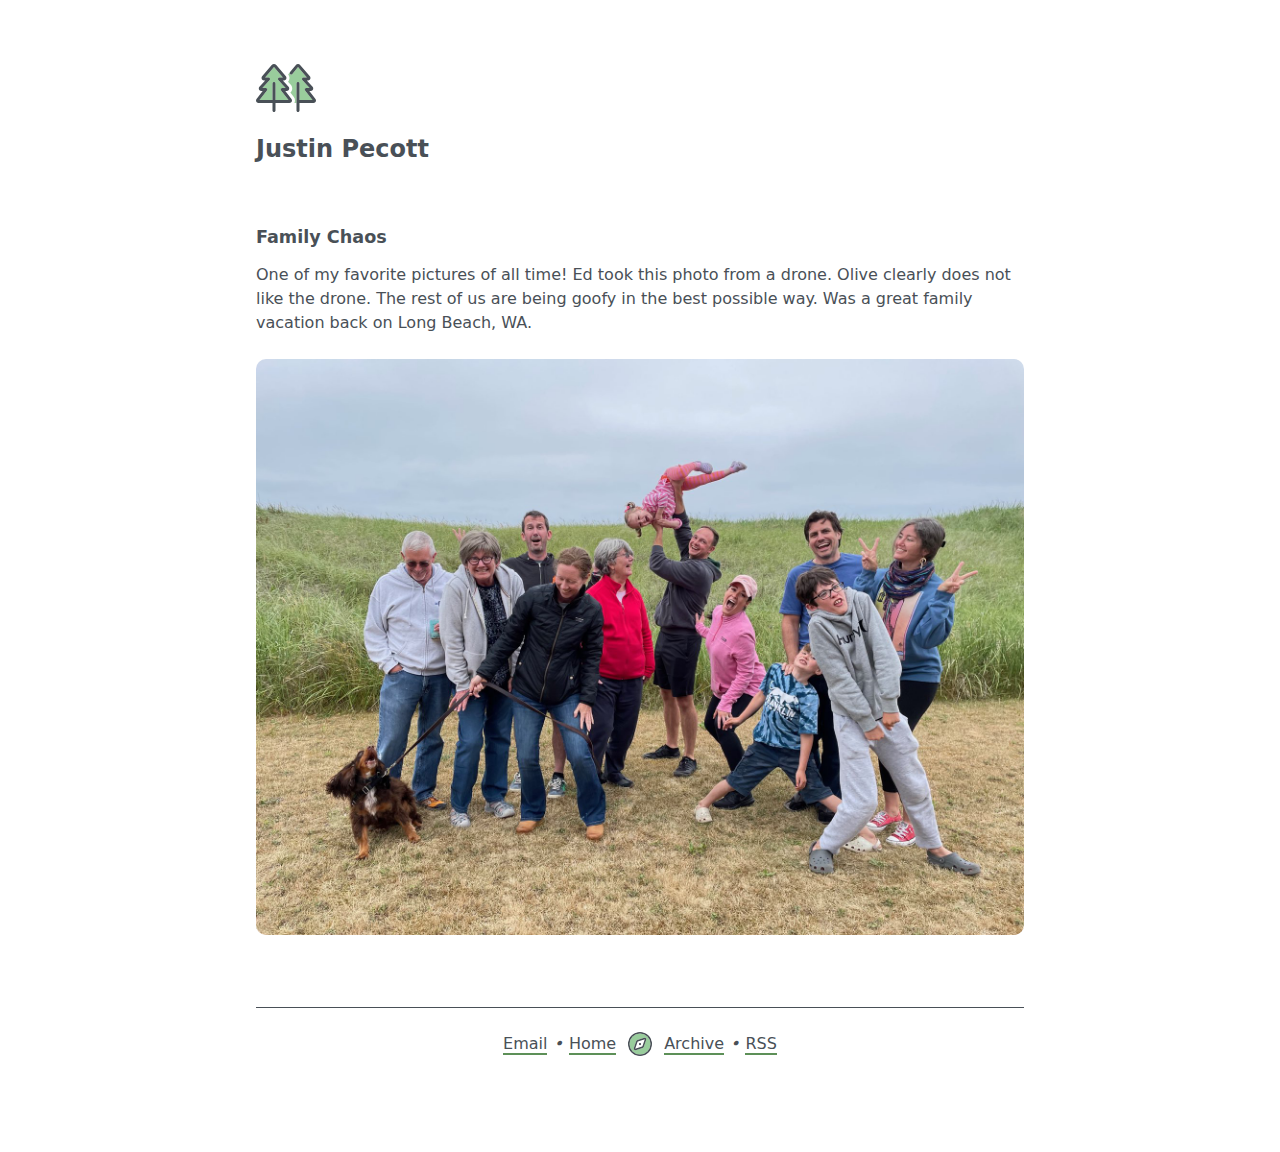
<file: moments/2021/family-chaos.html>
<!DOCTYPE html>
<html lang="en">
  <head>
    <meta charset="utf-8" />
    <meta name="viewport" content="width=device-width,initial-scale=1" />

    <link rel="stylesheet" href="/css/reset.css" />
    <link rel="stylesheet" href="/css/justin.pecott.net.css" />

    <link rel="icon" href="/favicon.svg" type="image/svg+xml" />
    <link rel="icon" href="/favicon.ico" sizes="32x32" />
    <link rel="apple-touch-icon" href="/apple-touch-icon.png" />

    <title>Justin Pecott • Family Chaos</title>
    <meta name="title" content="Justin Pecott • Family Chaos" />
    <meta
      name="description"
      content="Justin Pecott's little corner of the web..."
    />
    <meta name="author" content="Justin Pecott" />
    <link rel="canonical" href="https://justin.pecott.net/" />

    <link rel="me" href="https://bsky.app/profile/justin.pecott.net" />
    <link rel="me" href="https://github.com/justinpecott" />
    <link rel="me" href="https://www.linkedin.com/in/justinpecott" />

    <link
      rel="alternate"
      type="application/rss+xml"
      href="/feed.xml"
      title="Justin Pecott"
    />
  </head>
  <body>
    <header>
      <a href="/"
        ><h1>
          <img src="/images/icons/trees-duotone-light.svg" />Justin Pecott
        </h1></a
      >
    </header>
    <main>
      <section>
        <h3>Family Chaos</h3>
        <p>
          One of my favorite pictures of all time! Ed took this photo from a
          drone. Olive clearly does not like the drone. The rest of us are being
          goofy in the best possible way. Was a great family vacation back on
          Long Beach, WA.
        </p>
        <p>
          <img
            src="/images/photos/20210710-family-chaos-1600x1200.jpeg"
            alt="A cheerful group of eleven people posing informally and goofily on a patch of dry grass with tall green dune grasses behind them. The group includes members of Justin and Pam's families. Olive stands with them on the left - barking at the drone taking the photo, while Nate playfully holds a Layla overhead. Despite the overcast sky, the group displays animated, playful poses and expressions, creating a joyful atmosphere during what seems to be a casual outdoor gathering."
          />
        </p>
      </section>
    </main>
    <footer>
      <section>
        <ul>
          <li>
            <a
              href="mailto:&#106;&#117;&#115;&#116;&#105;&#110;&#064;&#112;&#101;&#099;&#111;&#116;&#116;&#046;&#110;&#101;&#116;"
            >
              Email</a
            ><span>•</span>
          </li>
          <li>
            <a href="/">Home</a>
          </li>
          <li><img src="/images/icons/compass-duotone-light.svg" /></li>
          <li><a href="/archive">Archive</a><span>•</span></li>
          <li>
            <a href="/feed.xml">RSS</a>
          </li>
        </ul>
      </section>
    </footer>
  </body>
</html>
</file>
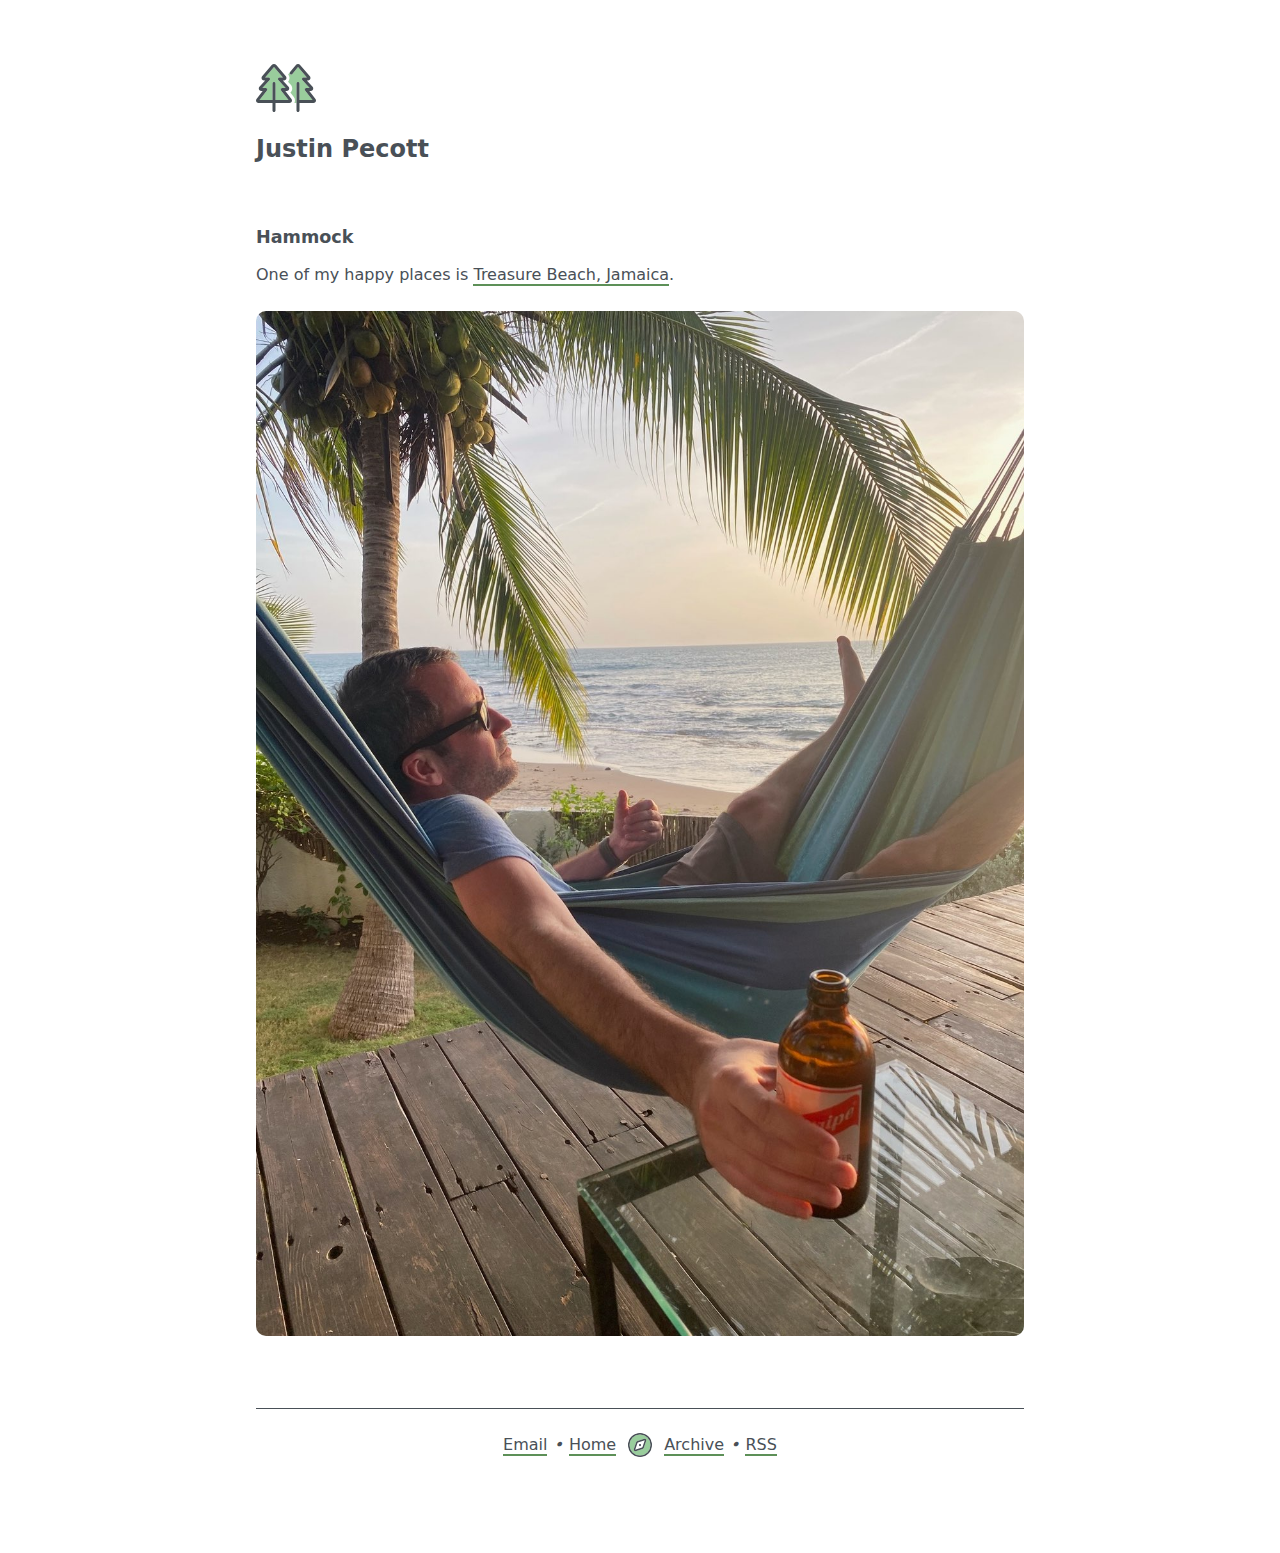
<file: moments/2021/hammock.html>
<!DOCTYPE html>
<html lang="en">
  <head>
    <meta charset="utf-8" />
    <meta name="viewport" content="width=device-width,initial-scale=1" />

    <link rel="stylesheet" href="/css/reset.css" />
    <link rel="stylesheet" href="/css/justin.pecott.net.css" />

    <link rel="icon" href="/favicon.svg" type="image/svg+xml" />
    <link rel="icon" href="/favicon.ico" sizes="32x32" />
    <link rel="apple-touch-icon" href="/apple-touch-icon.png" />

    <title>Justin Pecott • Hammock</title>
    <meta name="title" content="Justin Pecott • Hammock" />
    <meta
      name="description"
      content="Justin Pecott's little corner of the web..."
    />
    <meta name="author" content="Justin Pecott" />
    <link rel="canonical" href="https://justin.pecott.net/" />

    <link rel="me" href="https://bsky.app/profile/justin.pecott.net" />
    <link rel="me" href="https://github.com/justinpecott" />
    <link rel="me" href="https://www.linkedin.com/in/justinpecott" />

    <link
      rel="alternate"
      type="application/rss+xml"
      href="/feed.xml"
      title="Justin Pecott"
    />
  </head>
  <body>
    <header>
      <a href="/"
        ><h1>
          <img src="/images/icons/trees-duotone-light.svg" />Justin Pecott
        </h1></a
      >
    </header>
    <main>
      <section>
        <h3>Hammock</h3>
        <p>
          One of my happy places is
          <a href="https://treasurebeachjamaica.org/">Treasure Beach, Jamaica</a
          >.
        </p>
        <p>
          <img
            src="/images/photos/20211028-hammock-1200x1600.jpeg"
            alt="Justin relaxes in a blue hammock on a wooden deck overlooking the beach, holding a bottled beverage. He's wearing sunglasses and casual clothing with their feet up. A coconut palm tree frames the scene to the left, with the ocean visible in the background during what appears to be sunset or early evening. The setting conveys a peaceful tropical vacation atmosphere with golden hour lighting across the shoreline."
          />
        </p>
      </section>
    </main>
    <footer>
      <section>
        <ul>
          <li>
            <a
              href="mailto:&#106;&#117;&#115;&#116;&#105;&#110;&#064;&#112;&#101;&#099;&#111;&#116;&#116;&#046;&#110;&#101;&#116;"
            >
              Email</a
            ><span>•</span>
          </li>
          <li>
            <a href="/">Home</a>
          </li>
          <li><img src="/images/icons/compass-duotone-light.svg" /></li>
          <li><a href="/archive">Archive</a><span>•</span></li>
          <li>
            <a href="/feed.xml">RSS</a>
          </li>
        </ul>
      </section>
    </footer>
  </body>
</html>
</file>
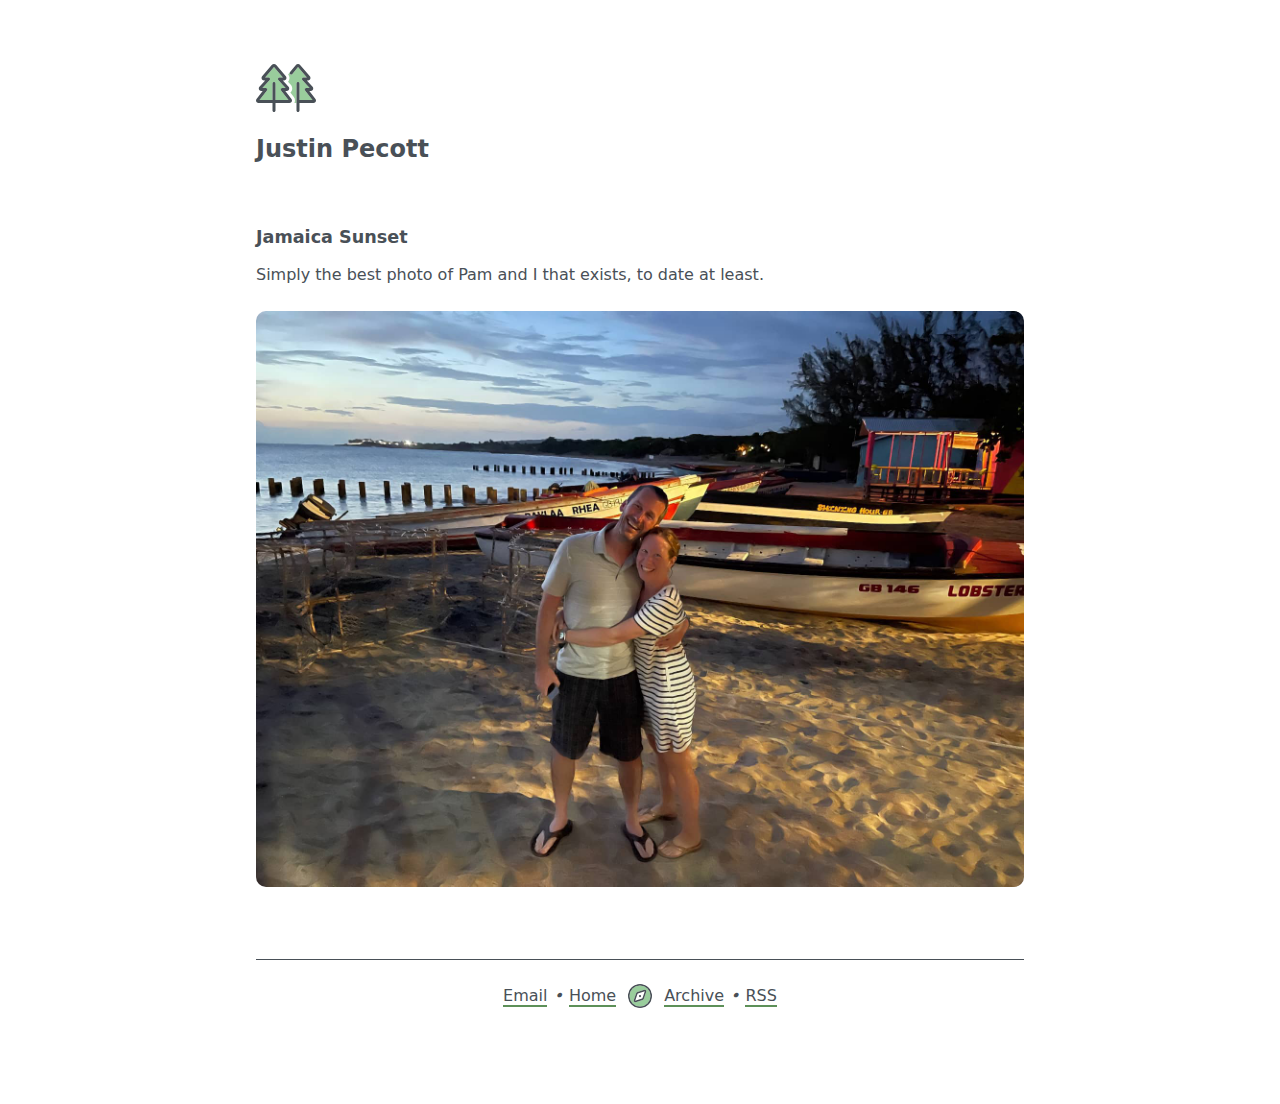
<file: moments/2021/jamaica-sunset.html>
<!DOCTYPE html>
<html lang="en">
  <head>
    <meta charset="utf-8" />
    <meta name="viewport" content="width=device-width,initial-scale=1" />

    <link rel="stylesheet" href="/css/reset.css" />
    <link rel="stylesheet" href="/css/justin.pecott.net.css" />

    <link rel="icon" href="/favicon.svg" type="image/svg+xml" />
    <link rel="icon" href="/favicon.ico" sizes="32x32" />
    <link rel="apple-touch-icon" href="/apple-touch-icon.png" />

    <title>Justin Pecott • Jamaica Sunset</title>
    <meta name="title" content="Justin Pecott • Jamaica Sunset" />
    <meta
      name="description"
      content="Justin Pecott's little corner of the web..."
    />
    <meta name="author" content="Justin Pecott" />
    <link rel="canonical" href="https://justin.pecott.net/" />

    <link rel="me" href="https://bsky.app/profile/justin.pecott.net" />
    <link rel="me" href="https://github.com/justinpecott" />
    <link rel="me" href="https://www.linkedin.com/in/justinpecott" />

    <link
      rel="alternate"
      type="application/rss+xml"
      href="/feed.xml"
      title="Justin Pecott"
    />
  </head>
  <body>
    <header>
      <a href="/"
        ><h1>
          <img src="/images/icons/trees-duotone-light.svg" />Justin Pecott
        </h1></a
      >
    </header>
    <main>
      <section>
        <h3>Jamaica Sunset</h3>
        <p>Simply the best photo of Pam and I that exists, to date at least.</p>
        <p>
          <img
            src="/images/photos/20211029-jamaica-sunset-1600x1200.jpeg"
            alt="Justin and Pam stand embracing on a sandy beach at dusk, with fishing boats or small watercraft visible behind them on the shore. Justin wears a light-colored shirt with dark shorts, while the Pam wears a white and black striped dress or outfit. The scene is illuminated by twilight with a blue-gray sky, and what appears to be wooden pilings or a dock structure can be seen extending into the water. Soft lighting highlights the sand and boats, creating a warm evening beach atmosphere with some distant lights visible across the water."
          />
        </p>
      </section>
    </main>
    <footer>
      <section>
        <ul>
          <li>
            <a
              href="mailto:&#106;&#117;&#115;&#116;&#105;&#110;&#064;&#112;&#101;&#099;&#111;&#116;&#116;&#046;&#110;&#101;&#116;"
            >
              Email</a
            ><span>•</span>
          </li>
          <li>
            <a href="/">Home</a>
          </li>
          <li><img src="/images/icons/compass-duotone-light.svg" /></li>
          <li><a href="/archive">Archive</a><span>•</span></li>
          <li>
            <a href="/feed.xml">RSS</a>
          </li>
        </ul>
      </section>
    </footer>
  </body>
</html>
</file>
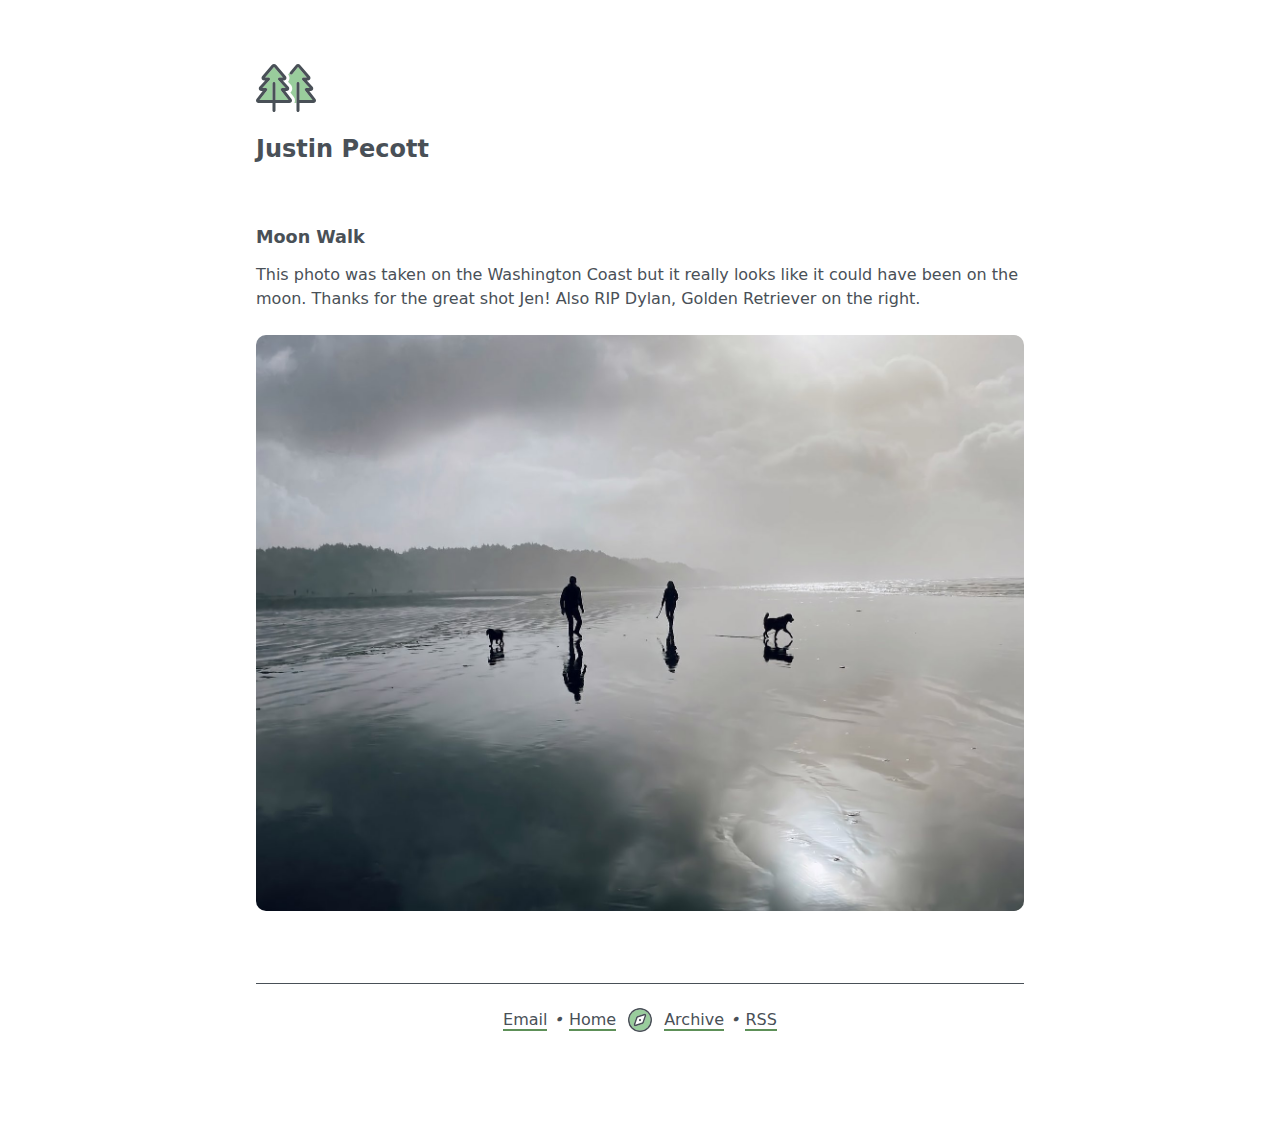
<file: moments/2021/moon-walk.html>
<!DOCTYPE html>
<html lang="en">
  <head>
    <meta charset="utf-8" />
    <meta name="viewport" content="width=device-width,initial-scale=1" />

    <link rel="stylesheet" href="/css/reset.css" />
    <link rel="stylesheet" href="/css/justin.pecott.net.css" />

    <link rel="icon" href="/favicon.svg" type="image/svg+xml" />
    <link rel="icon" href="/favicon.ico" sizes="32x32" />
    <link rel="apple-touch-icon" href="/apple-touch-icon.png" />

    <title>Justin Pecott • Moon Walk</title>
    <meta name="title" content="Justin Pecott • Moon Walk" />
    <meta
      name="description"
      content="Justin Pecott's little corner of the web..."
    />
    <meta name="author" content="Justin Pecott" />
    <link rel="canonical" href="https://justin.pecott.net/" />

    <link rel="me" href="https://bsky.app/profile/justin.pecott.net" />
    <link rel="me" href="https://github.com/justinpecott" />
    <link rel="me" href="https://www.linkedin.com/in/justinpecott" />

    <link
      rel="alternate"
      type="application/rss+xml"
      href="/feed.xml"
      title="Justin Pecott"
    />
  </head>
  <body>
    <header>
      <a href="/"
        ><h1>
          <img src="/images/icons/trees-duotone-light.svg" />Justin Pecott
        </h1></a
      >
    </header>
    <main>
      <section>
        <h3>Moon Walk</h3>
        <p>
          This photo was taken on the Washington Coast but it really looks like
          it could have been on the moon. Thanks for the great shot Jen! Also
          RIP Dylan, Golden Retriever on the right.
        </p>
        <p>
          <img
            src="/images/photos/20210117-moon-walk-1600x1200.jpeg"
            alt="Two silhouetted people - Justin and Pam - walking along a vast, reflective beach at low tide. They are accompanied by two dogs - Olive and Dylan - one dog is walking near each person. The scene has a moody, atmospheric quality with cloudy, gray skies creating a dramatic backdrop. The wet sand perfectly mirrors the figures and the diffused light from the sky, creating striking reflections. In the distance, there appears to be a forested shoreline or hills shrouded in mist. Light breaks through the clouds on the right side of the image, causing some brightness on the water's surface. The overall color palette is dominated by shades of gray and silver, giving the scene a serene, contemplative mood. The beach appears largely empty except for these figures, suggesting a peaceful, solitary walk along the shoreline."
          />
        </p>
      </section>
    </main>
    <footer>
      <section>
        <ul>
          <li>
            <a
              href="mailto:&#106;&#117;&#115;&#116;&#105;&#110;&#064;&#112;&#101;&#099;&#111;&#116;&#116;&#046;&#110;&#101;&#116;"
            >
              Email</a
            ><span>•</span>
          </li>
          <li>
            <a href="/">Home</a>
          </li>
          <li><img src="/images/icons/compass-duotone-light.svg" /></li>
          <li><a href="/archive">Archive</a><span>•</span></li>
          <li>
            <a href="/feed.xml">RSS</a>
          </li>
        </ul>
      </section>
    </footer>
  </body>
</html>
</file>
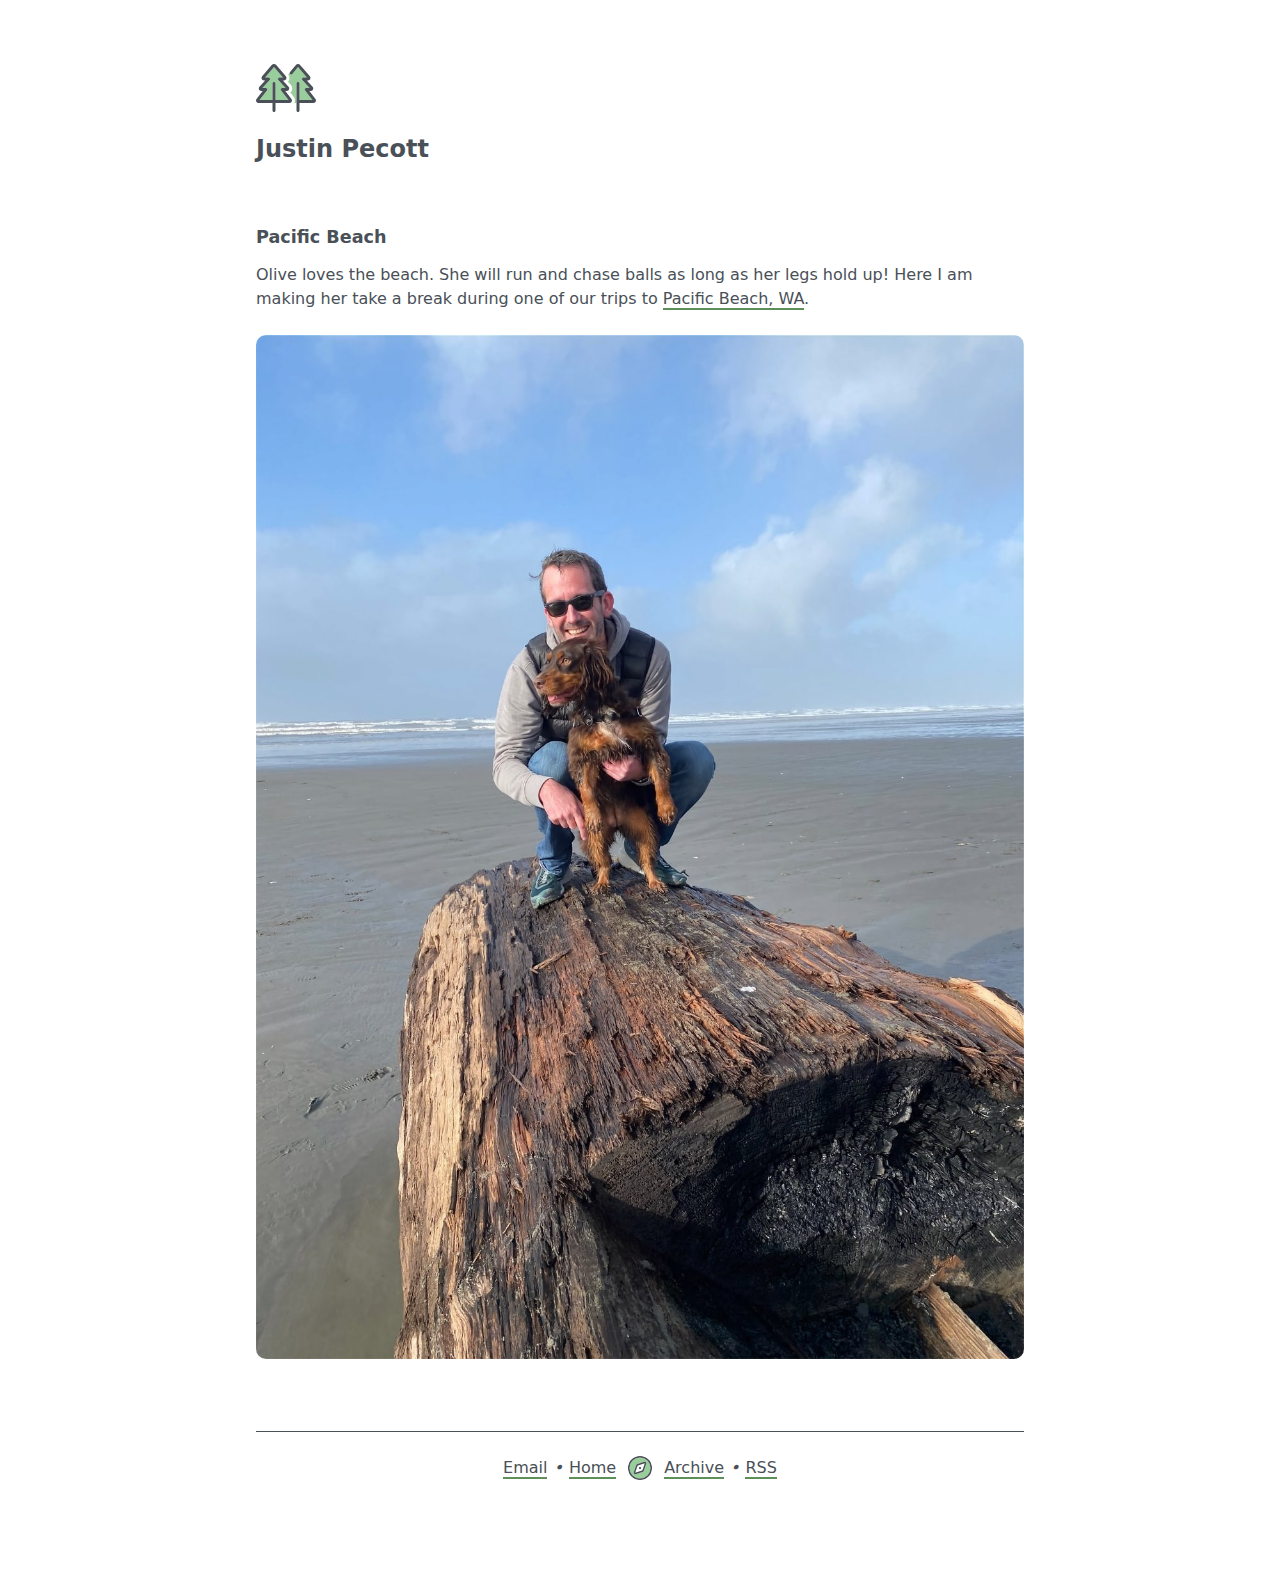
<file: moments/2021/pacific-beach.html>
<!DOCTYPE html>
<html lang="en">
  <head>
    <meta charset="utf-8" />
    <meta name="viewport" content="width=device-width,initial-scale=1" />

    <link rel="stylesheet" href="/css/reset.css" />
    <link rel="stylesheet" href="/css/justin.pecott.net.css" />

    <link rel="icon" href="/favicon.svg" type="image/svg+xml" />
    <link rel="icon" href="/favicon.ico" sizes="32x32" />
    <link rel="apple-touch-icon" href="/apple-touch-icon.png" />

    <title>Justin Pecott • Pacific Beach</title>
    <meta name="title" content="Justin Pecott • Pacific Beach" />
    <meta
      name="description"
      content="Justin Pecott's little corner of the web..."
    />
    <meta name="author" content="Justin Pecott" />
    <link rel="canonical" href="https://justin.pecott.net/" />

    <link rel="me" href="https://bsky.app/profile/justin.pecott.net" />
    <link rel="me" href="https://github.com/justinpecott" />
    <link rel="me" href="https://www.linkedin.com/in/justinpecott" />

    <link
      rel="alternate"
      type="application/rss+xml"
      href="/feed.xml"
      title="Justin Pecott"
    />
  </head>
  <body>
    <header>
      <a href="/"
        ><h1>
          <img src="/images/icons/trees-duotone-light.svg" />Justin Pecott
        </h1></a
      >
    </header>
    <main>
      <section>
        <h3>Pacific Beach</h3>
        <p>
          Olive loves the beach. She will run and chase balls as long as her
          legs hold up! Here I am making her take a break during one of our
          trips to
          <a href="https://pacificbeachwa.com/">Pacific Beach, WA</a>.
        </p>
        <p>
          <img
            src="/images/photos/20210117-pacific-beach-1200x1600.jpeg"
            alt="Justin crouching on a large piece of driftwood on a sandy beach. He is holding Olive, a small live and tan English Cocker Spaniel. Justin is wearing sunglasses, a light gray top, and blue jeans. The setting is a wide, open beach with wet sand, and the ocean is visible in the background with small waves breaking on the shore. The sky is mostly blue with some white clouds scattered throughout. The driftwood appears to be a large weathered log or tree trunk washed up on the beach. The scene depicts a clear, pleasant day at the beach, with the Justin and Olive positioned atop the natural wooden landmark."
          />
        </p>
      </section>
    </main>
    <footer>
      <section>
        <ul>
          <li>
            <a
              href="mailto:&#106;&#117;&#115;&#116;&#105;&#110;&#064;&#112;&#101;&#099;&#111;&#116;&#116;&#046;&#110;&#101;&#116;"
            >
              Email</a
            ><span>•</span>
          </li>
          <li>
            <a href="/">Home</a>
          </li>
          <li><img src="/images/icons/compass-duotone-light.svg" /></li>
          <li><a href="/archive">Archive</a><span>•</span></li>
          <li>
            <a href="/feed.xml">RSS</a>
          </li>
        </ul>
      </section>
    </footer>
  </body>
</html>
</file>
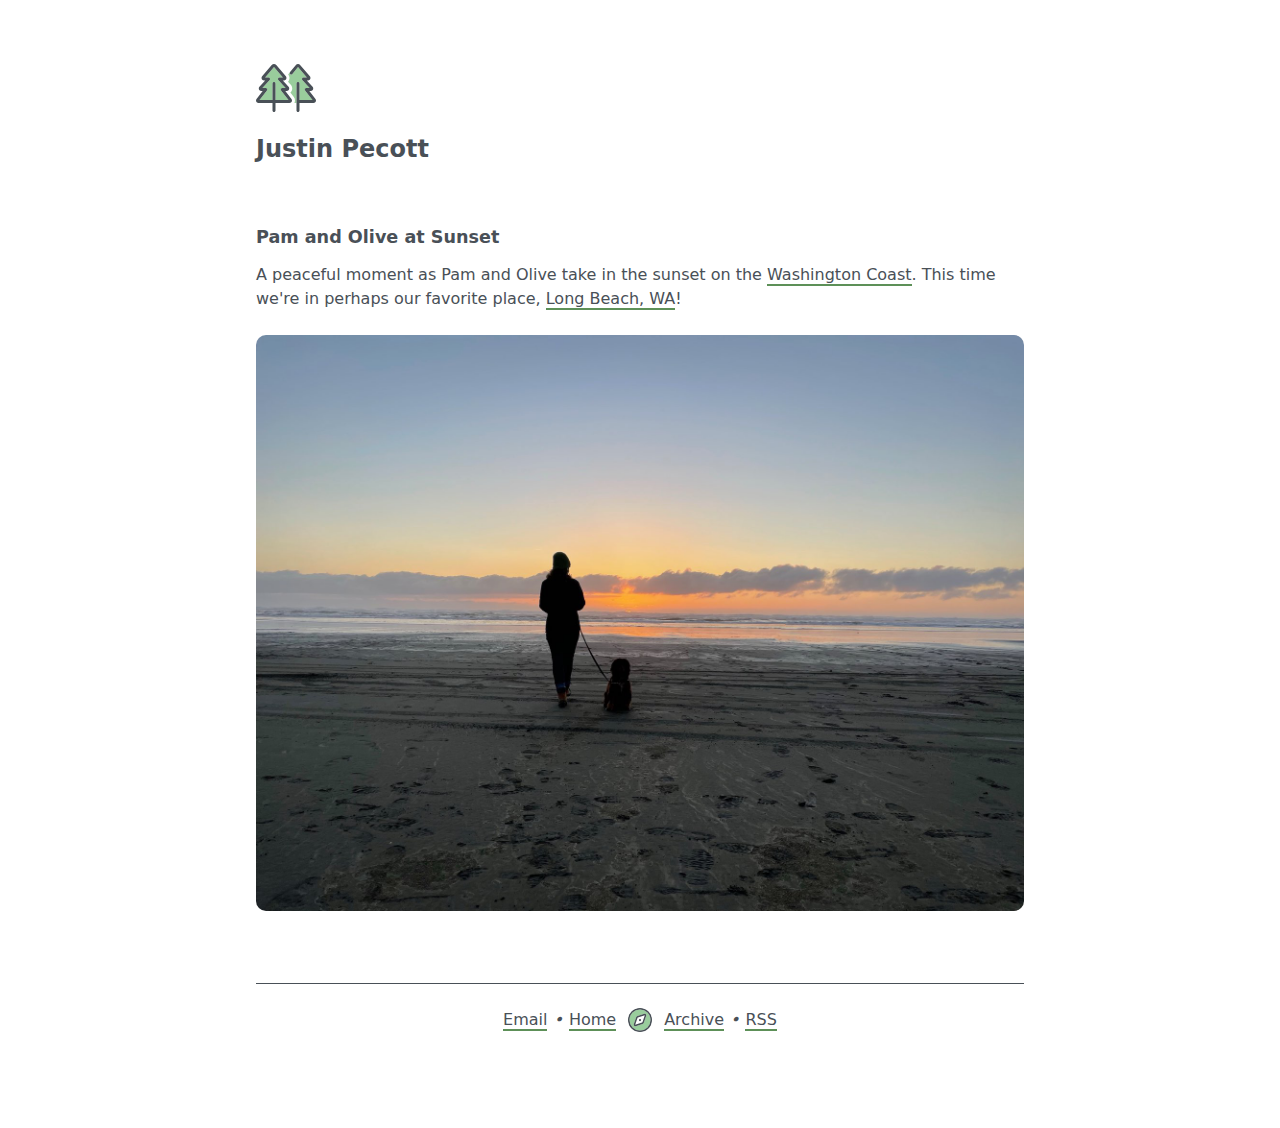
<file: moments/2021/pam-olive-sunset.html>
<!DOCTYPE html>
<html lang="en">
  <head>
    <meta charset="utf-8" />
    <meta name="viewport" content="width=device-width,initial-scale=1" />

    <link rel="stylesheet" href="/css/reset.css" />
    <link rel="stylesheet" href="/css/justin.pecott.net.css" />

    <link rel="icon" href="/favicon.svg" type="image/svg+xml" />
    <link rel="icon" href="/favicon.ico" sizes="32x32" />
    <link rel="apple-touch-icon" href="/apple-touch-icon.png" />

    <title>Justin Pecott • Pam and Olive at Sunset</title>
    <meta name="title" content="Justin Pecott • Pam and Olive at Sunset" />
    <meta
      name="description"
      content="Justin Pecott's little corner of the web..."
    />
    <meta name="author" content="Justin Pecott" />
    <link rel="canonical" href="https://justin.pecott.net/" />

    <link rel="me" href="https://bsky.app/profile/justin.pecott.net" />
    <link rel="me" href="https://github.com/justinpecott" />
    <link rel="me" href="https://www.linkedin.com/in/justinpecott" />

    <link
      rel="alternate"
      type="application/rss+xml"
      href="/feed.xml"
      title="Justin Pecott"
    />
  </head>
  <body>
    <header>
      <a href="/"
        ><h1>
          <img src="/images/icons/trees-duotone-light.svg" />Justin Pecott
        </h1></a
      >
    </header>
    <main>
      <section>
        <h3>Pam and Olive at Sunset</h3>
        <p>
          A peaceful moment as Pam and Olive take in the sunset on the
          <a href="https://www.roadtripusa.com/pacific-coast/washington/"
            >Washington Coast</a
          >. This time we're in perhaps our favorite place,
          <a href="https://www.longbeachwa.gov/">Long Beach, WA</a>!
        </p>
        <p>
          <img
            src="/images/photos/20210325-pam-olive-sunset-1600x1200.jpeg"
            alt="A silhouette of a Pam walking a Olive on a leash along a beach at sunset or sunrise. The Pam and Olive are dark silhouettes against a colorful sky, with the sun visible just above the horizon, creating orange and golden hues that blend into blue. The beach appears wide and flat with smooth, damp sand that reflects some of the light from the sky. The ocean is visible in the background with gentle waves, and a layer of clouds stretches across the horizon. The scene conveys a peaceful, contemplative moment of a solitary walk along the shoreline during the golden hour, with long shadows stretching across the sand. The contrast between the dark figures and the vibrant sky creates a striking visual composition."
          />
        </p>
      </section>
    </main>
    <footer>
      <section>
        <ul>
          <li>
            <a
              href="mailto:&#106;&#117;&#115;&#116;&#105;&#110;&#064;&#112;&#101;&#099;&#111;&#116;&#116;&#046;&#110;&#101;&#116;"
            >
              Email</a
            ><span>•</span>
          </li>
          <li>
            <a href="/">Home</a>
          </li>
          <li><img src="/images/icons/compass-duotone-light.svg" /></li>
          <li><a href="/archive">Archive</a><span>•</span></li>
          <li>
            <a href="/feed.xml">RSS</a>
          </li>
        </ul>
      </section>
    </footer>
  </body>
</html>
</file>
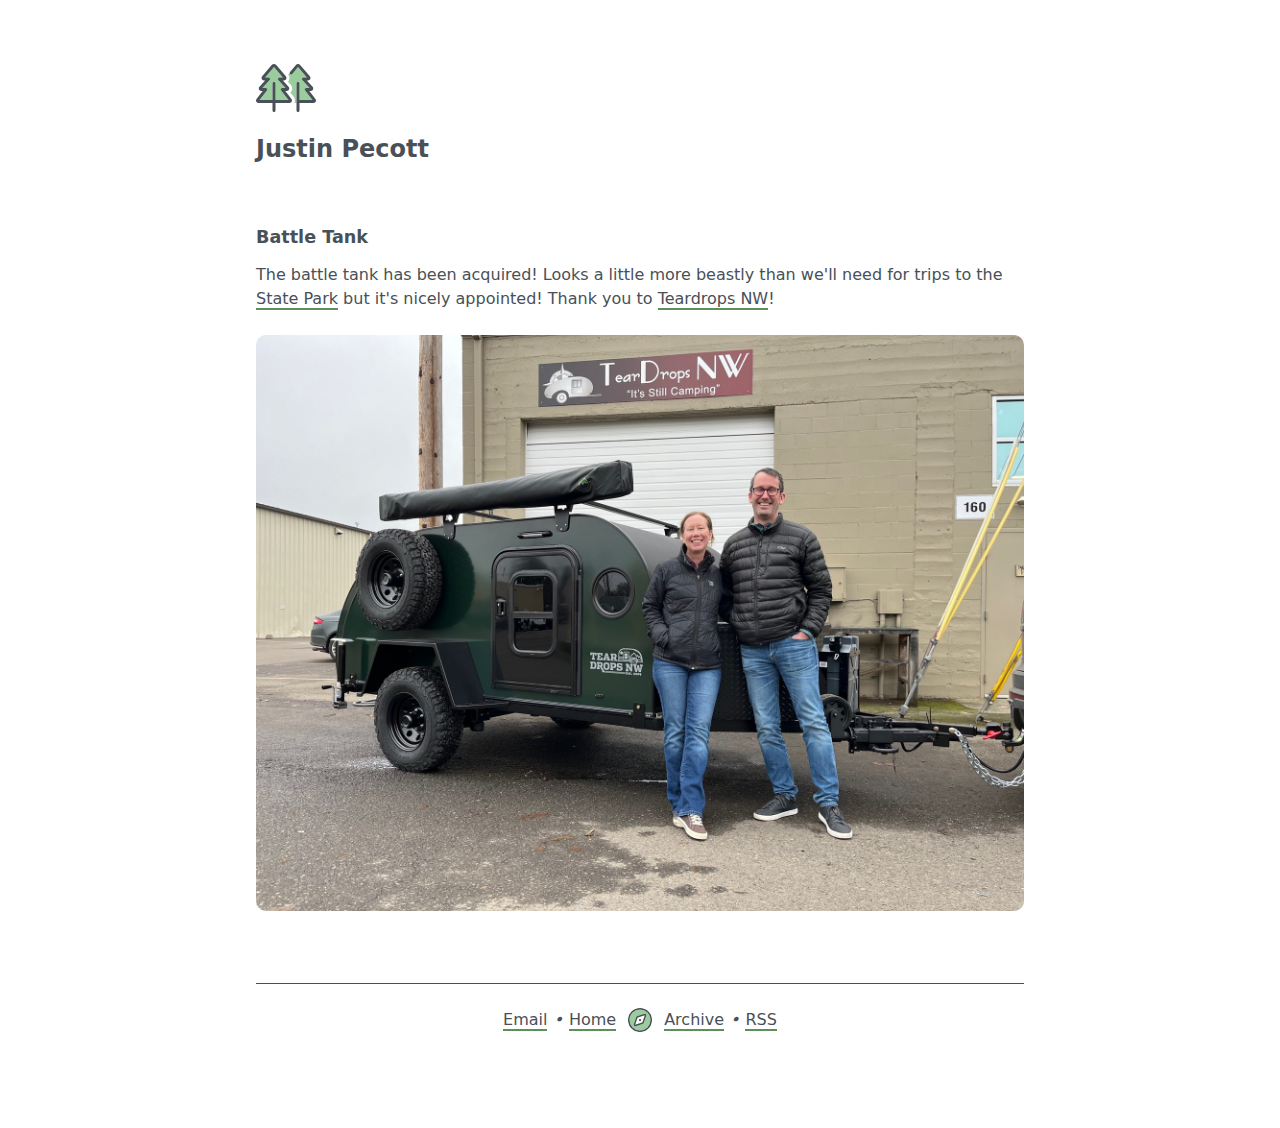
<file: moments/2023/battle-tank.html>
<!DOCTYPE html>
<html lang="en">
  <head>
    <meta charset="utf-8" />
    <meta name="viewport" content="width=device-width,initial-scale=1" />

    <link rel="stylesheet" href="/css/reset.css" />
    <link rel="stylesheet" href="/css/justin.pecott.net.css" />

    <link rel="icon" href="/favicon.svg" type="image/svg+xml" />
    <link rel="icon" href="/favicon.ico" sizes="32x32" />
    <link rel="apple-touch-icon" href="/apple-touch-icon.png" />

    <title>Justin Pecott • Battle Tank</title>
    <meta name="title" content="Justin Pecott • Battle Tank" />
    <meta
      name="description"
      content="Justin Pecott's little corner of the web..."
    />
    <meta name="author" content="Justin Pecott" />
    <link rel="canonical" href="https://justin.pecott.net/" />

    <link rel="me" href="https://bsky.app/profile/justin.pecott.net" />
    <link rel="me" href="https://github.com/justinpecott" />
    <link rel="me" href="https://www.linkedin.com/in/justinpecott" />

    <link
      rel="alternate"
      type="application/rss+xml"
      href="/feed.xml"
      title="Justin Pecott"
    />
  </head>
  <body>
    <header>
      <a href="/"
        ><h1>
          <img src="/images/icons/trees-duotone-light.svg" />Justin Pecott
        </h1></a
      >
    </header>
    <main>
      <section>
        <h3>Battle Tank</h3>
        <p>
          The battle tank has been acquired! Looks a little more beastly than
          we'll need for trips to the
          <a href="https://parks.wa.gov/">State Park</a> but it's nicely
          appointed! Thank you to
          <a href="https://www.teardropsnw.com/">Teardrops NW</a>!
        </p>
        <p>
          <img
            src="/images/photos/20230120-battle-tank-1600x1200.jpeg"
            alt="A green teardrop trailer with a rooftop tent parked outside the TearDrops NW facility. Pam and Justin are standing beside the trailer, smiling at the camera. The building behind them has a sign that reads 'TearDrops NW' with the tagline 'It's Still Camping!' The compact trailer features black wheels, a rear hatch, and appears designed for outdoor adventures."
          />
        </p>
      </section>
    </main>
    <footer>
      <section>
        <ul>
          <li>
            <a
              href="mailto:&#106;&#117;&#115;&#116;&#105;&#110;&#064;&#112;&#101;&#099;&#111;&#116;&#116;&#046;&#110;&#101;&#116;"
            >
              Email</a
            ><span>•</span>
          </li>
          <li>
            <a href="/">Home</a>
          </li>
          <li><img src="/images/icons/compass-duotone-light.svg" /></li>
          <li><a href="/archive">Archive</a><span>•</span></li>
          <li>
            <a href="/feed.xml">RSS</a>
          </li>
        </ul>
      </section>
    </footer>
  </body>
</html>
</file>
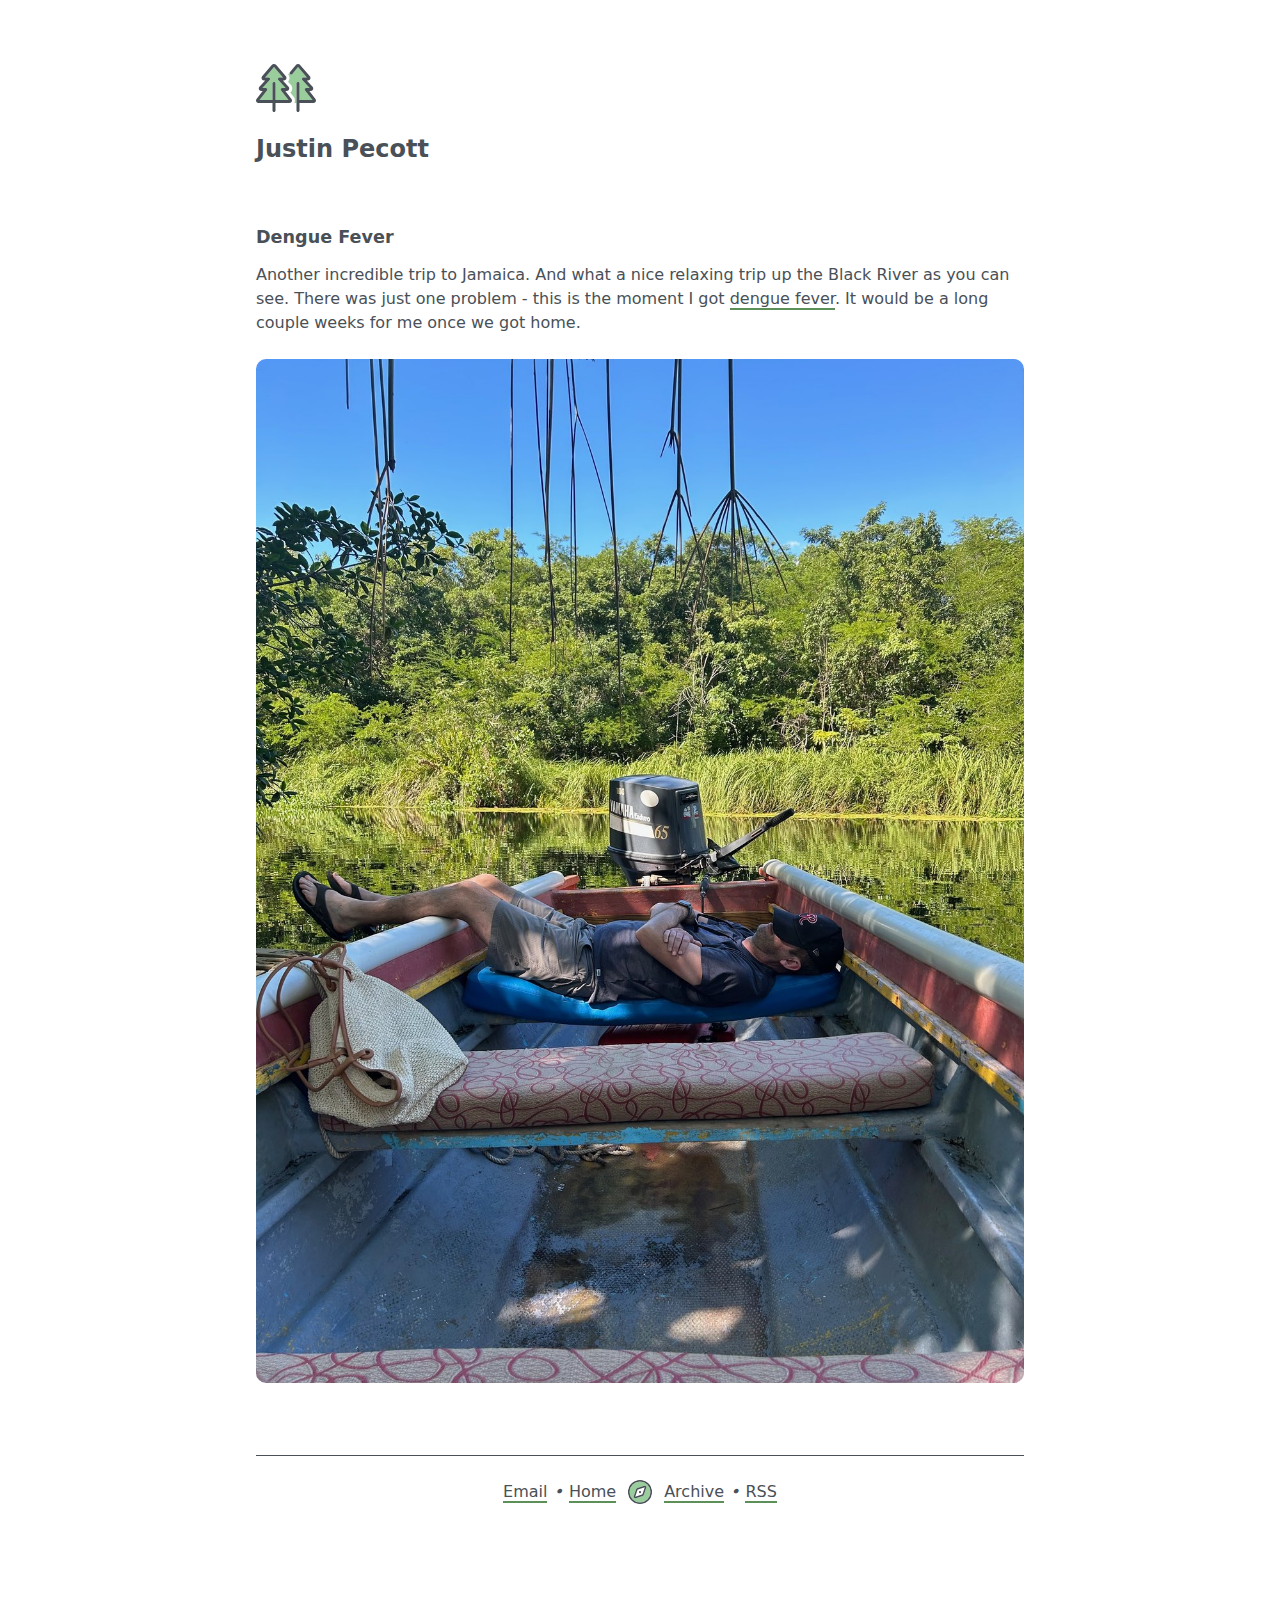
<file: moments/2023/dengue.html>
<!DOCTYPE html>
<html lang="en">
  <head>
    <meta charset="utf-8" />
    <meta name="viewport" content="width=device-width,initial-scale=1" />

    <link rel="stylesheet" href="/css/reset.css" />
    <link rel="stylesheet" href="/css/justin.pecott.net.css" />

    <link rel="icon" href="/favicon.svg" type="image/svg+xml" />
    <link rel="icon" href="/favicon.ico" sizes="32x32" />
    <link rel="apple-touch-icon" href="/apple-touch-icon.png" />

    <title>Justin Pecott • Dengue</title>
    <meta name="title" content="Justin Pecott • Dengue" />
    <meta
      name="description"
      content="Justin Pecott's little corner of the web..."
    />
    <meta name="author" content="Justin Pecott" />
    <link rel="canonical" href="https://justin.pecott.net/" />

    <link rel="me" href="https://bsky.app/profile/justin.pecott.net" />
    <link rel="me" href="https://github.com/justinpecott" />
    <link rel="me" href="https://www.linkedin.com/in/justinpecott" />

    <link
      rel="alternate"
      type="application/rss+xml"
      href="/feed.xml"
      title="Justin Pecott"
    />
  </head>
  <body>
    <header>
      <a href="/"
        ><h1>
          <img src="/images/icons/trees-duotone-light.svg" />Justin Pecott
        </h1></a
      >
    </header>
    <main>
      <section>
        <h3>Dengue Fever</h3>
        <p>
          Another incredible trip to Jamaica. And what a nice relaxing trip up
          the Black River as you can see. There was just one problem - this is
          the moment I got
          <a href="https://en.wikipedia.org/wiki/Dengue_fever">dengue fever</a>.
          It would be a long couple weeks for me once we got home.
        </p>
        <p>
          <img
            src="/images/photos/20231205-dengue-1200x1600.jpeg"
            alt="Justin
          is relaxing in a small fishing boat on calm water on a river in
          Jamaica. He's lying back on cushioned boat seats with his legs
          stretched out, appearing to be napping or resting. The boat has an
          outboard motor and is surrounded by lush green vegetation reflecting
          in the still water. The scene captures a peaceful moment of leisure."
          />
        </p>
      </section>
    </main>
    <footer>
      <section>
        <ul>
          <li>
            <a
              href="mailto:&#106;&#117;&#115;&#116;&#105;&#110;&#064;&#112;&#101;&#099;&#111;&#116;&#116;&#046;&#110;&#101;&#116;"
            >
              Email</a
            ><span>•</span>
          </li>
          <li>
            <a href="/">Home</a>
          </li>
          <li><img src="/images/icons/compass-duotone-light.svg" /></li>
          <li><a href="/archive">Archive</a><span>•</span></li>
          <li>
            <a href="/feed.xml">RSS</a>
          </li>
        </ul>
      </section>
    </footer>
  </body>
</html>
</file>
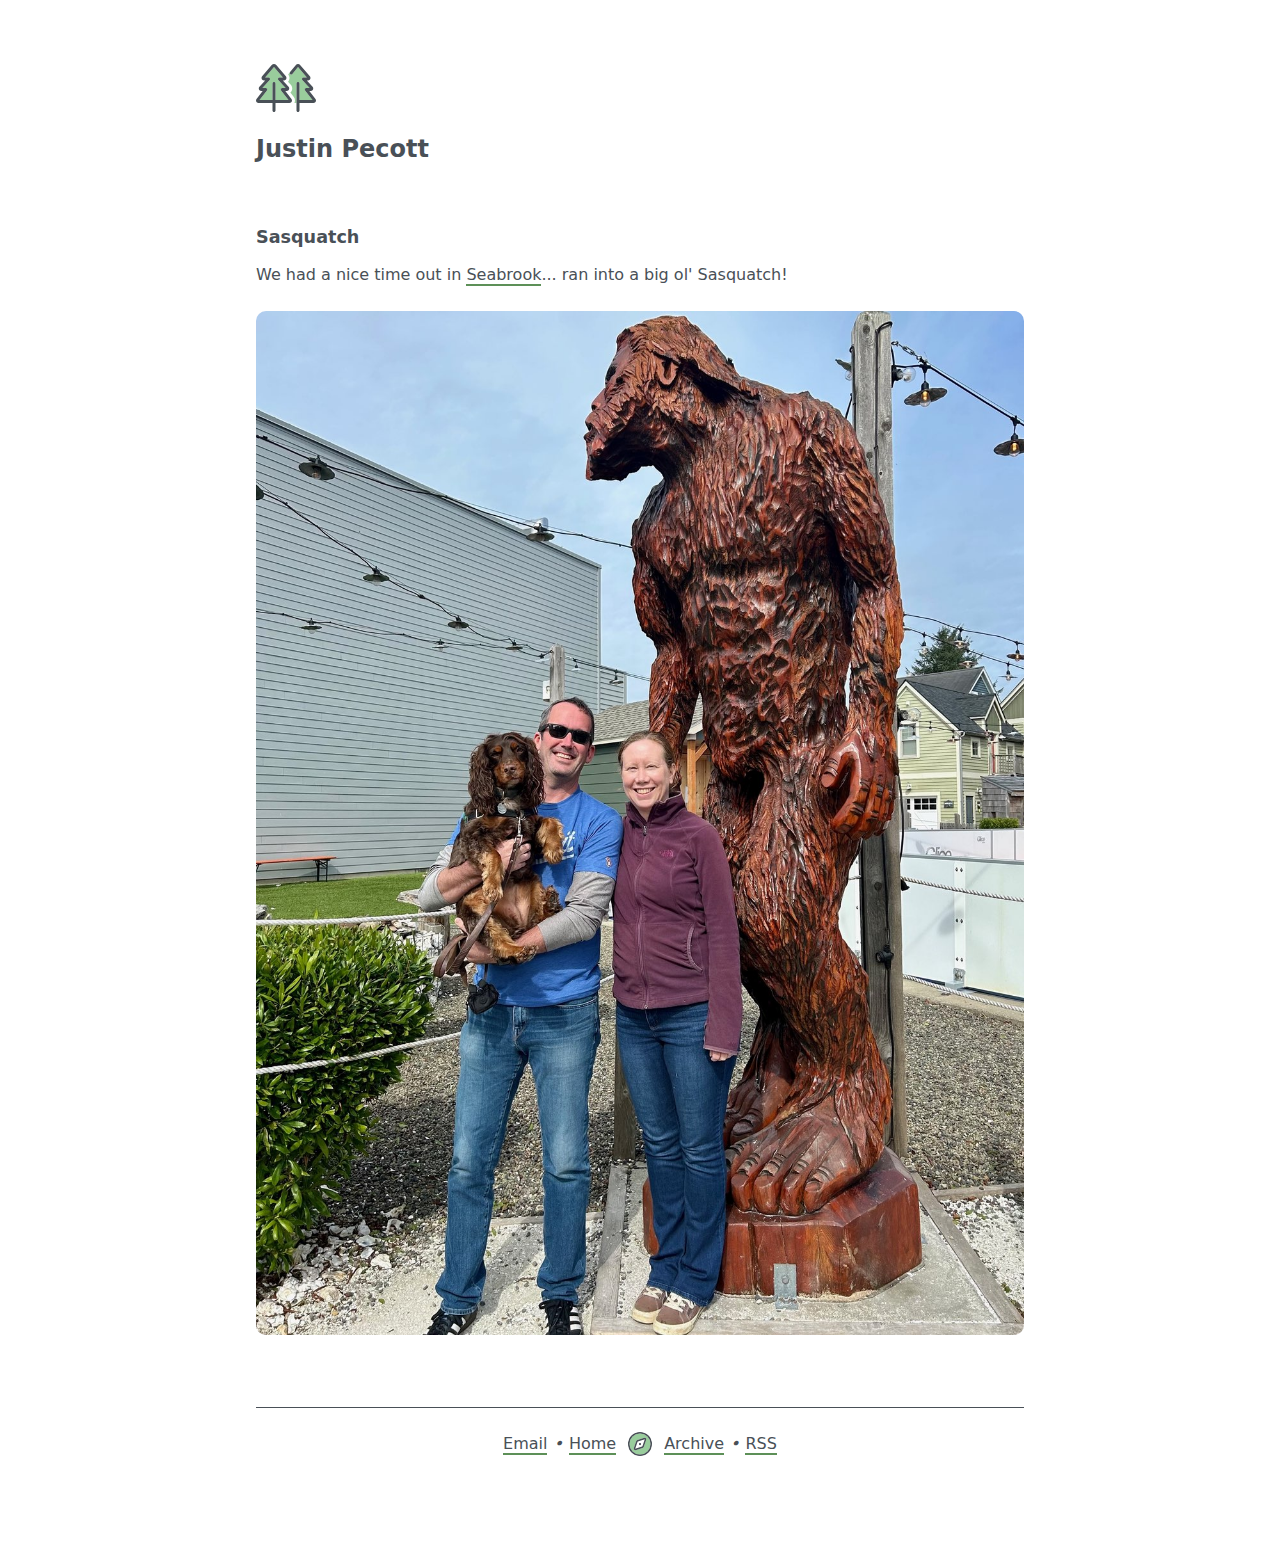
<file: moments/2024/sasquatch.html>
<!DOCTYPE html>
<html lang="en">
  <head>
    <meta charset="utf-8" />
    <meta name="viewport" content="width=device-width,initial-scale=1" />

    <link rel="stylesheet" href="/css/reset.css" />
    <link rel="stylesheet" href="/css/justin.pecott.net.css" />

    <link rel="icon" href="/favicon.svg" type="image/svg+xml" />
    <link rel="icon" href="/favicon.ico" sizes="32x32" />
    <link rel="apple-touch-icon" href="/apple-touch-icon.png" />

    <title>Justin Pecott • Sasquatch</title>
    <meta name="title" content="Justin Pecott • Sasquatch" />
    <meta
      name="description"
      content="Justin Pecott's little corner of the web..."
    />
    <meta name="author" content="Justin Pecott" />
    <link rel="canonical" href="https://justin.pecott.net/" />

    <link rel="me" href="https://bsky.app/profile/justin.pecott.net" />
    <link rel="me" href="https://github.com/justinpecott" />
    <link rel="me" href="https://www.linkedin.com/in/justinpecott" />

    <link
      rel="alternate"
      type="application/rss+xml"
      href="/feed.xml"
      title="Justin Pecott"
    />
  </head>
  <body>
    <header>
      <a href="/"
        ><h1>
          <img src="/images/icons/trees-duotone-light.svg" />Justin Pecott
        </h1></a
      >
    </header>
    <main>
      <section>
        <h3>Sasquatch</h3>
        <p>
          We had a nice time out in
          <a href="https://www.seabrookwa.com">Seabrook</a>... ran into a big
          ol' Sasquatch!
        </p>
        <p>
          <img
            src="/images/photos/20240922-sasquatch-1200x1600.jpeg"
            alt="A tall wooden sasquatch/bigfoot sculpture standing next to Justin and Pam. Justin is holding Olive, their brown English Cocker Spaniel. The wooden carving, showing a standing bigfoot figure with detailed fur texture, towers over the visitors."
          />
        </p>
      </section>
    </main>
    <footer>
      <section>
        <ul>
          <li>
            <a
              href="mailto:&#106;&#117;&#115;&#116;&#105;&#110;&#064;&#112;&#101;&#099;&#111;&#116;&#116;&#046;&#110;&#101;&#116;"
            >
              Email</a
            ><span>•</span>
          </li>
          <li>
            <a href="/">Home</a>
          </li>
          <li><img src="/images/icons/compass-duotone-light.svg" /></li>
          <li><a href="/archive">Archive</a><span>•</span></li>
          <li>
            <a href="/feed.xml">RSS</a>
          </li>
        </ul>
      </section>
    </footer>
  </body>
</html>
</file>
<file: css/justinpecott.css>
:root {
  --font-family: -apple-system, BlinkMacSystemFont, “Segoe UI”, “Roboto”,
    “Oxygen”, “Ubuntu”, “Cantarell”, “Fira Sans”, “Droid Sans”, “Helvetica Neue”,
    sans-serif;
  --font-family-signature: "Haroopath", -apple-system, BlinkMacSystemFont,
    “Segoe UI”, “Roboto”, “Oxygen”, “Ubuntu”, “Cantarell”, “Fira Sans”,
    “Droid Sans”, “Helvetica Neue”, sans-serif;

  --font-m: 0.95rem;
  --font-l: 1.5rem;
  --font-lh: 1.5rem;

  --color-a: #707883;
  --color-ah: #93dfa4;
  --color-av: #707883;
  --color-bg: #fff;
  --color-default: #434950;

  --spacing-max-width: 36rem;
  --spacing-max-width-moment: 48rem;
  --spacing-m: var(--font-lh);
  --spacing-l: calc(var(--font-lh) * 3);
  --spacing-hero: 50vw;
}

@font-face {
  font-family: "Haroopath";
  font-display: swap;
  src: url("/fonts/Haroopath.woff2") format("woff2"),
    url("/fonts/Haroopath.woff") format("woff");
}

* {
  box-sizing: border-box;
}

html {
  font-size: 16px;
  font-weight: 400;
  margin: 0;
  padding: 0;
  text-size-adjust: 100%;
  -webkit-font-smoothing: antialiased;
  -moz-osx-font-smoothing: grayscale;
}

@media (min-width: 800px) {
  html {
    font-size: 17px;
  }
}
@media (min-width: 1200px) {
  html {
    font-size: 18px;
  }
}

@media (min-width: 1200px) {
  body {
    padding-left: var(--spacing-hero);
  }

  section.content {
    padding-top: var(--spacing-l);
  }

  section.hero {
    display: flex;
    flex-direction: column;
    align-items: stretch;
    position: fixed;
    left: 0;
    top: 0;
    width: var(--spacing-hero);
    height: 100vh;
  }
}

body {
  background-color: var(--color-bg);
  color: var(--color-default);
  font-family: var(--font-family);
  line-height: var(--font-lh);
  margin: 0;
  padding: 0;
}

h1,
h2,
p {
  width: 100%;
  display: block;
  max-width: var(--spacing-max-width);
  margin-left: auto;
  margin-right: auto;
}

p {
  font-family: var(--font-family);
  margin-bottom: 1.5em;
}

a {
  border-bottom: 2px solid var(--color-a);
  color: var(--color-default);
  text-decoration: none;
}

a:hover {
  border-bottom: 2px solid var(--color-ah);
}

h1,
h2 {
  margin: var(--spacing-m) auto;
}

h1 {
  font-size: var(--font-l);
}

h2 {
  font-size: var(--font-m);
  border-bottom: 1px solid var(--color-a);
}

/*
 Hero Image. Transition from top to side based on @media
 contained in justinpecott-home.css. Only to be loaded on
 home page.
*/
section.hero {
  background-image: url("/images/pacific-beach.jpg");
  background-position: center;
  background-repeat: no-repeat;
  background-size: cover;
  height: 30vh;
}

/*
 Home page content.
*/
section.content,
section.moments {
  padding: var(--spacing-m);
}

section.content .signature {
  font-family: var(--font-family-signature);
  text-align: right;
  padding-right: var(--spacing-l);
  padding-top: var(--spacing-m);
}

section.moments div {
  margin: var(--spacing-m) auto;
  max-width: var(--spacing-max-width);
}

section.moments img {
  display: block;
  width: 100%;
  height: auto;
  margin-bottom: var(--spacing-m);
  box-shadow: 5px 10px 18px var(--color-a);
}

/*
 Moment page content.
*/
section.moment {
  padding: var(--spacing-m);
  margin: var(--spacing-m) auto;
  max-width: var(--spacing-max-width-moment);
}

section.moment h1,
section.moment p {
  max-width: var(--spacing-max-width-moment);
}

section.moment img {
  display: block;
  width: 100%;
  height: auto;
  margin-bottom: var(--spacing-m);
  box-shadow: 5px 10px 18px var(--color-a);
}

section.moment .home {
  text-align: right;
}
</file>
<file: css/justinpecott-home.css>
@media (min-width: 1200px) {
  body {
    padding-left: var(--spacing-hero);
  }

  section.content {
    padding-top: var(--spacing-l);
  }

  section.hero {
    display: flex;
    flex-direction: column;
    align-items: stretch;
    position: fixed;
    left: 0;
    top: 0;
    width: var(--spacing-hero);
    height: 100vh;
  }
}
</file>
<file: css/justin.pecott.net.resume.css>
html {
  /* font: -apple-system-body; is for dynamic type: https://furbo.org/2024/07/04/dynamic-type-on-the-web/ */
  font: -apple-system-body;
  font-size: 16px;
  margin: 0;
  padding: 0;
  text-size-adjust: 100%;
  -webkit-font-smoothing: antialiased;
  -moz-osx-font-smoothing: grayscale;
}

/* Universal box-sizing reset for easier layout math */
*,
*::before,
*::after {
  box-sizing: border-box;
}

body {
  /* Use the system font. Boring but efficient. https://css-tricks.com/snippets/css/system-font-stack/ */
  font-family: system-ui, "Segoe UI", "Noto Sans", Helvetica, Arial, sans-serif,
    "Apple Color Emoji", "Segoe UI Emoji";
  background-color: #fff;
  color: #222;
  line-height: 1.5;
  max-width: 48rem;
  margin: auto;
  margin-top: 100px;
  margin-bottom: 50px;
  padding: 0 1rem;
}

a {
  color: #222;
  text-underline-offset: 4px;
  text-decoration: underline;
}

h1 {
  font-size: 1.5rem;
}

h2 {
  font-size: 1.1rem;
}

h3 {
  font-size: 0.9rem;
  text-transform: uppercase;
  padding-top: 1rem;
}

section {
  padding-top: 2rem;
}

footer {
  padding-bottom: 100px;
}

ul {
  padding-inline-start: 1.25rem;
}

.cozy {
  margin-block-start: 0.2rem;
}

/* Look good for printing and pdf */
@media print {
  body {
    margin: 0;
    color: black;
    background: white;
  }
  a {
    text-decoration: none;
    color: black;
  }
}
</file>
<file: css/justin.pecott.net.css>
:root {
  /* Use the system font. Boring but efficient. https://css-tricks.com/snippets/css/system-font-stack/ */
  --system-ui: system-ui, "Segoe UI", "Noto Sans", Helvetica, Arial, sans-serif,
    "Apple Color Emoji", "Segoe UI Emoji";

  --font-size-base: 1rem;
  --font-size-medium: 1.1rem;
  --font-size-large: 1.5rem;

  --justin-green: #5d9058;
  --white: #fff;
  --gray: #868e96;
  --dark-gray: #495057;

  --color-link: var(--justin-green);
  --color-background: var(--white);
  --color-default: var(--dark-gray);

  --line-height: 1.5rem;
  --spacing-base: var(--line-height);
  --spacing-max-width: 48rem; /* aka 768 */
}

html {
  /* font: -apple-system-body; is for dynamic type: https://furbo.org/2024/07/04/dynamic-type-on-the-web/ */
  font: -apple-system-body;
  font-size: 16px;
  margin: 0;
  padding: 0;
  text-size-adjust: 100%;
  -webkit-font-smoothing: antialiased;
  -moz-osx-font-smoothing: grayscale;
}

body {
  background-color: var(--color-background);
  color: var(--color-default);
  font-family: var(--system-ui);
  line-height: var(--line-height);
  margin: 0;
  padding: 0;
}

h1,
h2,
h3,
p {
  width: 100%;
  display: block;
  max-width: var(--spacing-max-width);
  margin-left: auto;
  margin-right: auto;
}

p {
  margin-bottom: 1.5em;
}

a {
  text-decoration: none;
  border-bottom: 2px solid var(--color-link);
}

h1 {
  font-size: var(--font-size-large);
}

h2 {
  font-size: var(--font-size-medium);
  padding-bottom: 5px;
  border-bottom: 1px solid var(--color-default);
}

h3 {
  font-size: var(--font-size-medium);
}

section {
  padding: var(--spacing-base);
}

section ul {
  margin: var(--spacing-base) auto;
  max-width: var(--spacing-max-width);
  list-style-type: none;
  padding-inline-start: 0rem;
}

section img {
  display: block;
  width: 100%;
  height: auto;
  margin-bottom: var(--spacing-base);
  border-radius: 10px;
}

section span {
  float: right;
  font-size: var(--font-size-base);
  font-weight: normal;
  font-style: italic;
}

section span img {
  float: left;
  height: var(--font-size-base);
  width: var(--font-size-base);
  border-radius: 0px;
  margin-right: calc(var(--font-size-base) / 2);
}

/*
Very basic header.
*/
header {
  padding: var(--spacing-base);
  padding-top: calc(var(--spacing-base) * 2);
}

header img {
  height: calc(var(--line-height) * 2);
  margin-bottom: var(--line-height);
}

header a {
  text-decoration: none;
}

/*
Simple footer. Center around the compass.
*/
footer {
  padding-left: var(--spacing-base);
  padding-right: var(--spacing-base);
}

footer section {
  border-top: 1px solid var(--color-default);
  max-width: var(--spacing-max-width);
  margin: var(--spacing-base) auto;
  display: flex;
  padding: 0px;
  margin-bottom: calc(var(--spacing-base) * 3);
}

footer ul {
  display: flex;
  align-items: center;
  justify-content: center;
}

footer span {
  margin-left: calc(var(--spacing-base) / 4);
  margin-right: calc(var(--spacing-base) / 4);
}

footer img {
  height: var(--spacing-base);
  width: var(--spacing-base);
  vertical-align: middle;
  margin-top: 0rem;
  margin-bottom: 0rem;
  margin-right: calc(var(--spacing-base) / 2);
  margin-left: calc(var(--spacing-base) / 2);
}

/*
Masonry style layout for the archive -> https://piccalil.li/blog/a-simple-masonry-like-composable-layout/
*/
.archive {
  max-width: var(--spacing-max-width);
  margin: var(--spacing-base) auto;
}

.masonry {
  --gutter: 0.25em;
  --flow-space: var(--gutter);
  --switcher-target-container-width: 28rem;
}

.masonry img {
  width: 100%;
}

.switcher {
  display: flex;
  flex-wrap: wrap;
  gap: var(--gutter, 1em);
  align-items: var(--switcher-vertical-alignment, flex-start);
}

.switcher > * {
  flex-grow: 1;
  flex-basis: calc(
    (var(--switcher-target-container-width, 40rem) - 100%) * 999
  );
}

.flow > * + * {
  -webkit-margin-before: var(--flow-space, 1em);
  margin-block-start: var(--flow-space, 1em);
}

.wrapper {
  max-width: 80rem;
  margin-inline: auto;
  padding-inline: var(--gutter);
}
</file>
